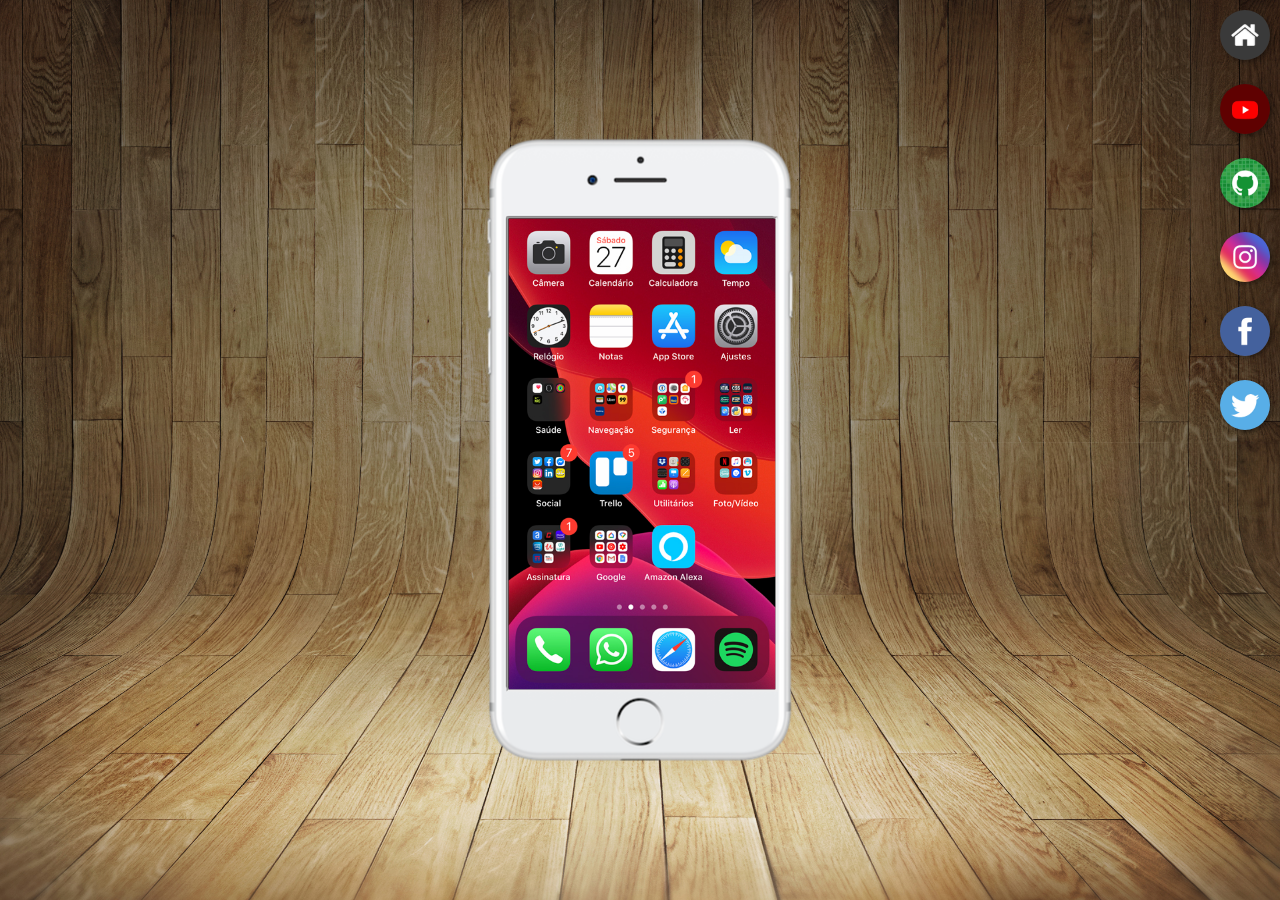
<file: index.html>
<!DOCTYPE html>
<html lang="pt-br">
<head>
    <meta charset="UTF-8">
    <meta name="viewport" content="width=device-width, initial-scale=1.0">
    <link rel="shortcut icon" href="imagens/pacote-d013/favicon.ico" type="image/x-icon">
    <title>Projeto 1</title>
    <link rel="stylesheet" href="estilos/style.css">
</head>
<body>
    <main>
        <section id="telefone">
            <iframe src="home.html" name="tela" id="tela"></iframe>
        </section>
        <section id="redes-sociais">
            <a href="home.html" target="tela"> <img src="imagens/pacote-d013/imagens/logo-home.jpg" alt="home"></a><br>

            <a href="youtube.html" target="tela"><img src="imagens/pacote-d013/imagens/logo-youtube.jpg" alt="Youtube"></a><br>

            <a href="github.html" target="tela"><img src="imagens/pacote-d013/imagens/logo-github.jpg" alt="Github"></a><br>

            <a href="instagram.html" target="tela"><img src="imagens/pacote-d013/imagens/logo-instagram.jpg" alt="Instagram"></a> <br>
            <a href="facebook.html" target="tela"><img src="imagens/pacote-d013/imagens/logo-facebook.jpg" alt="Facebook"></a><br>
            <a href="twitter.html" target="tela"><img src="imagens/pacote-d013/imagens/logo-twitter.jpg" alt="Twitter"></a>
        </section>
    </main>
</body>
</html>
</file>
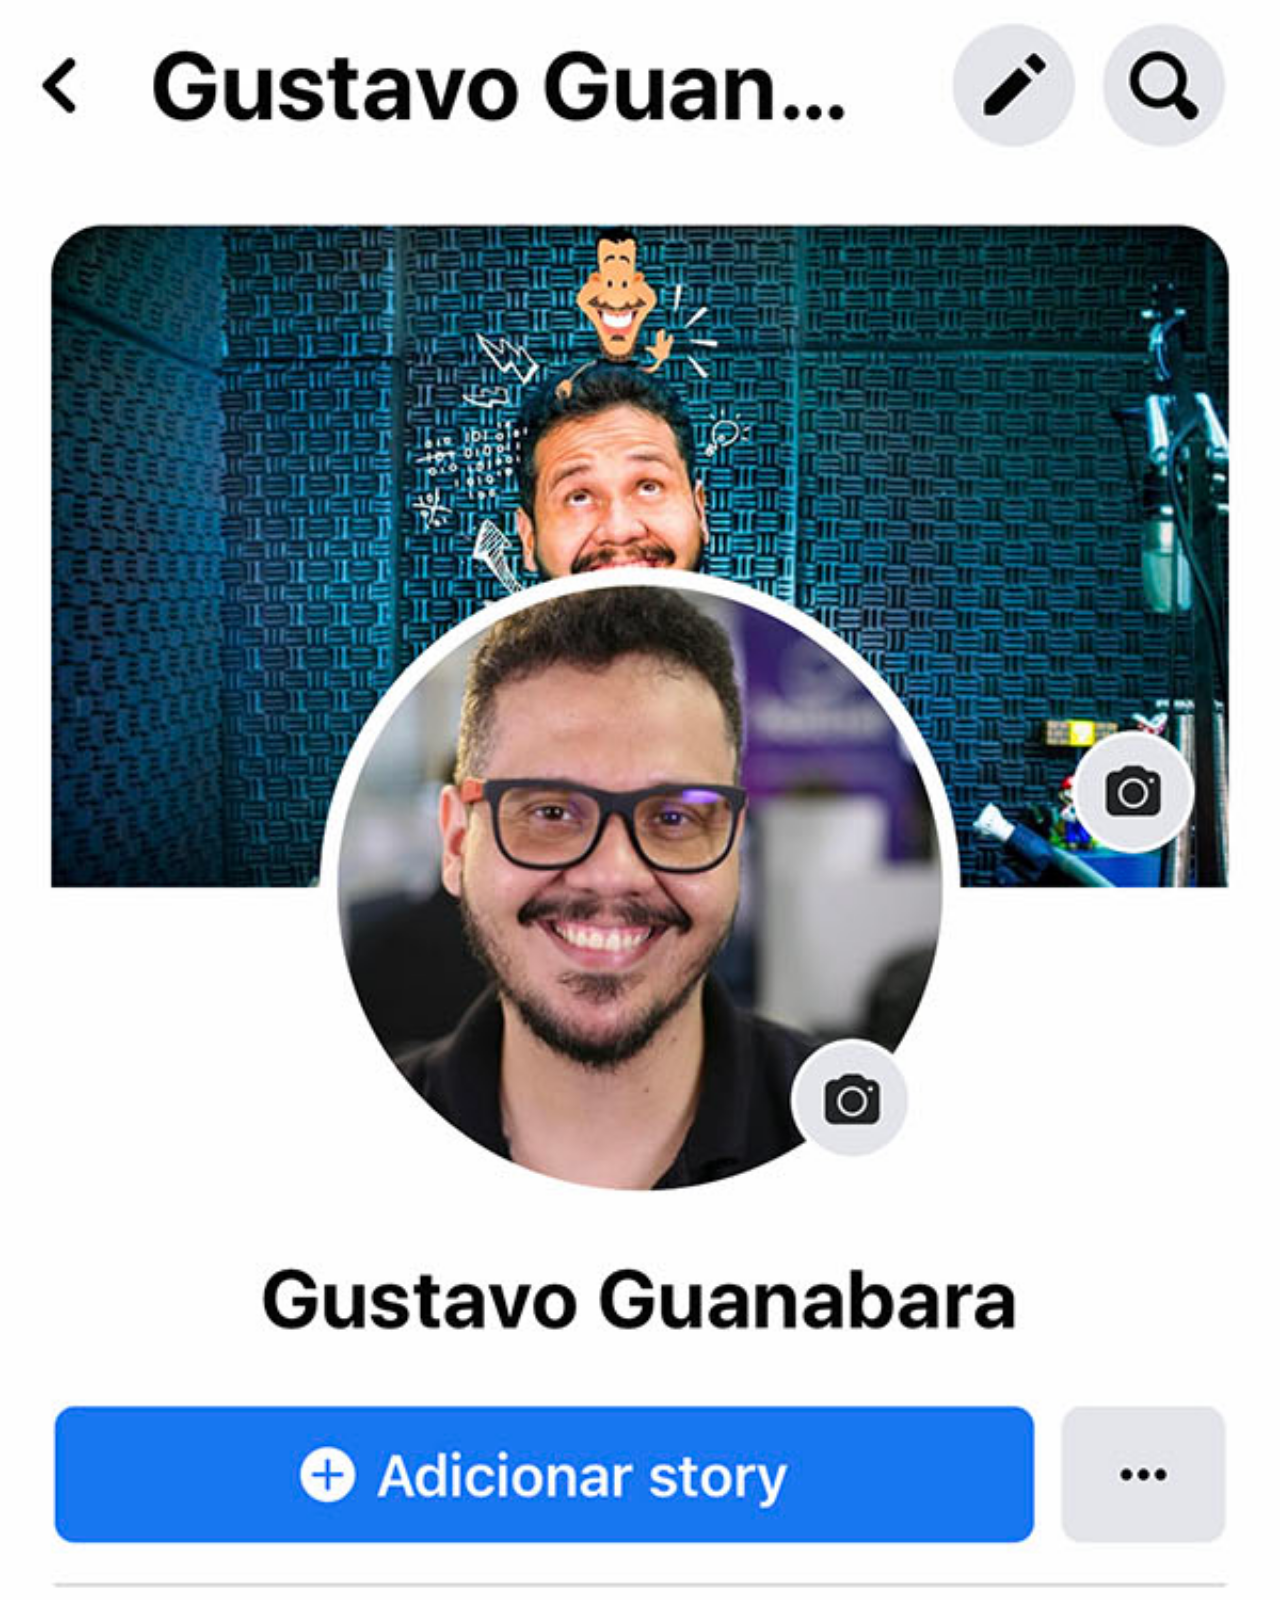
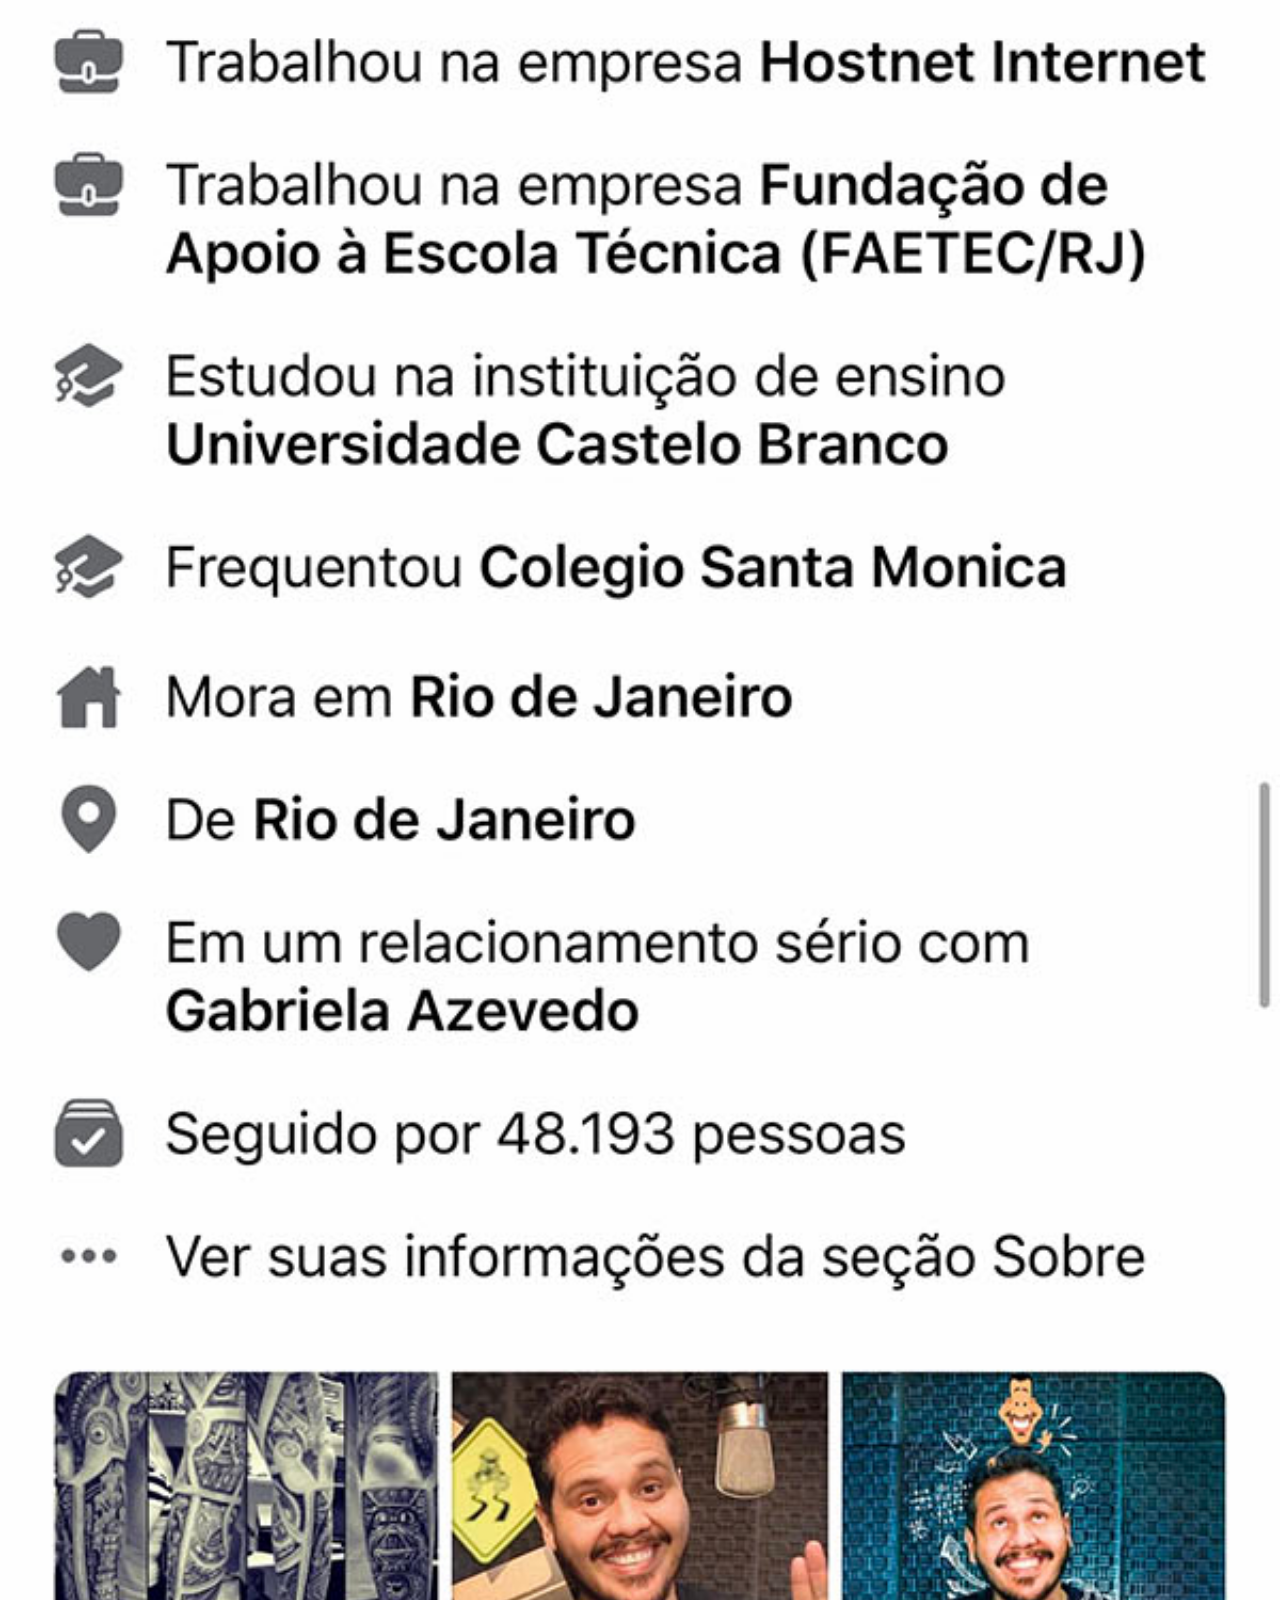
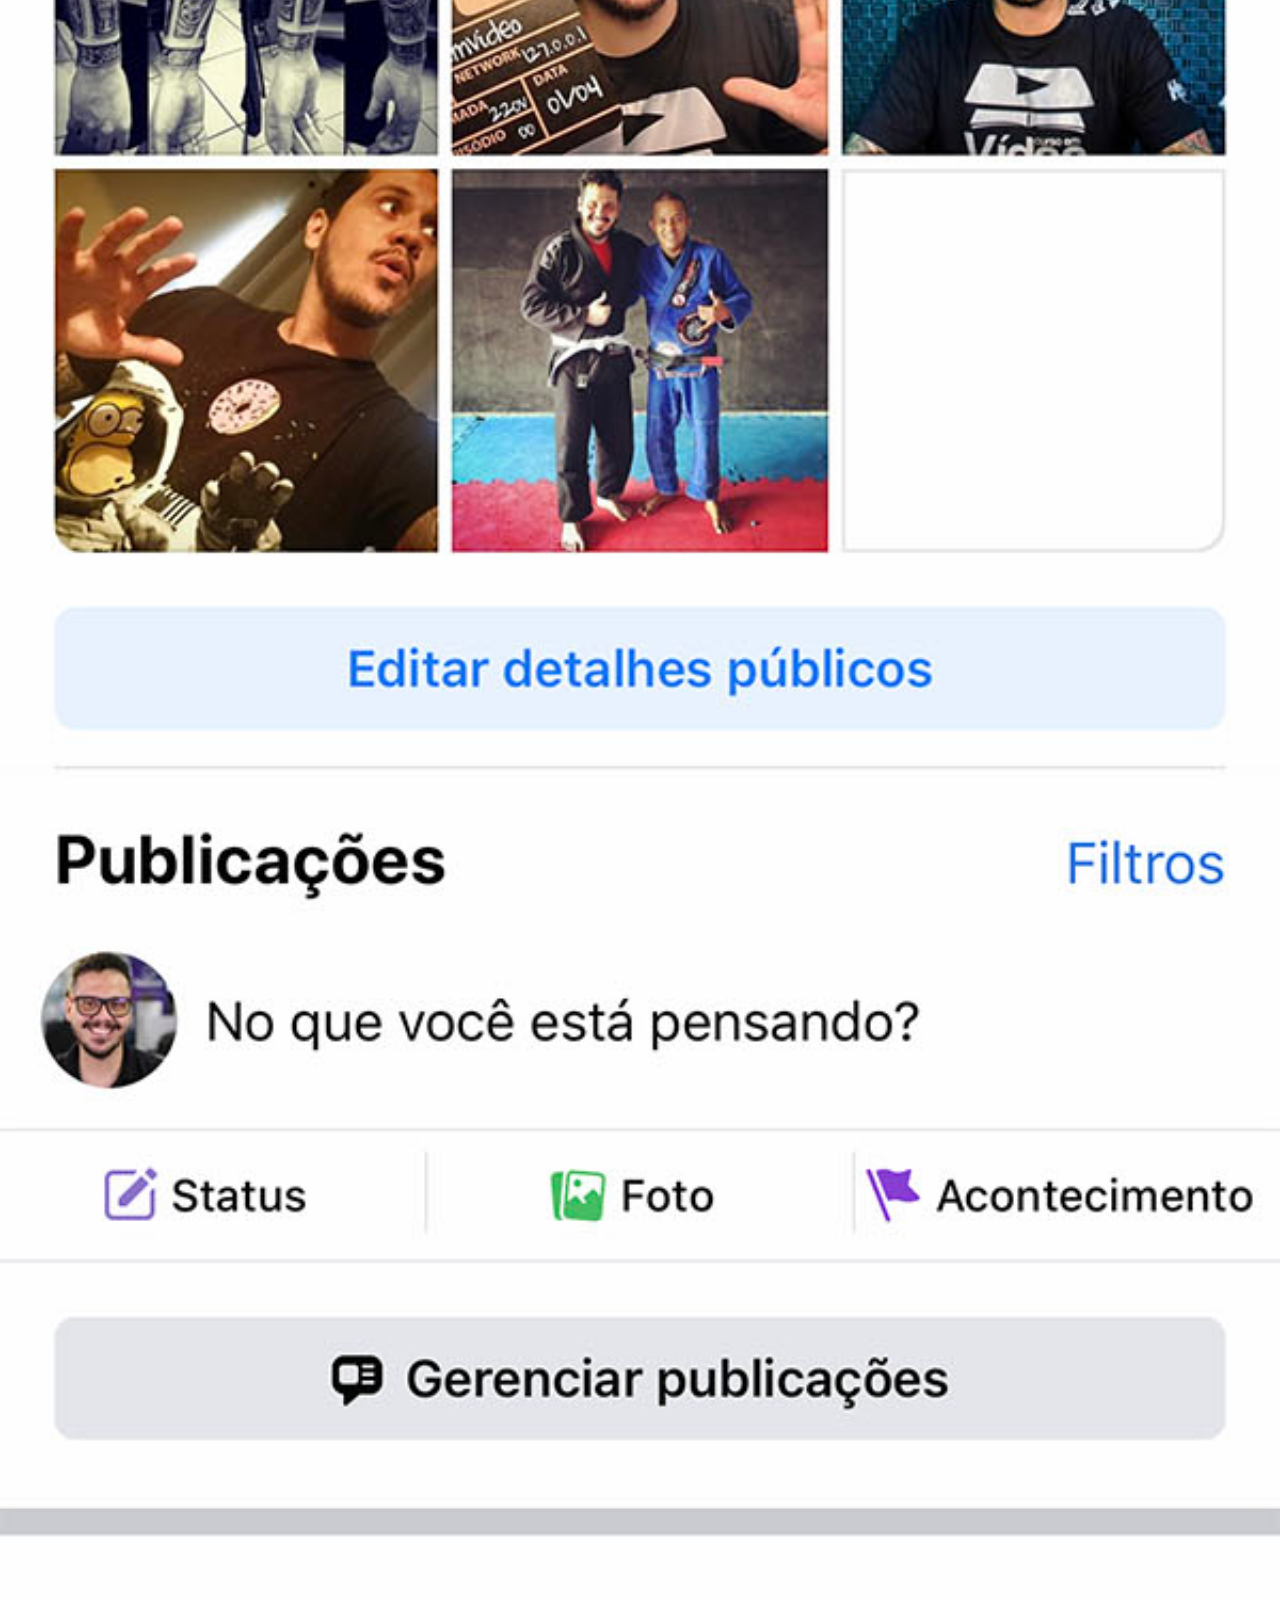
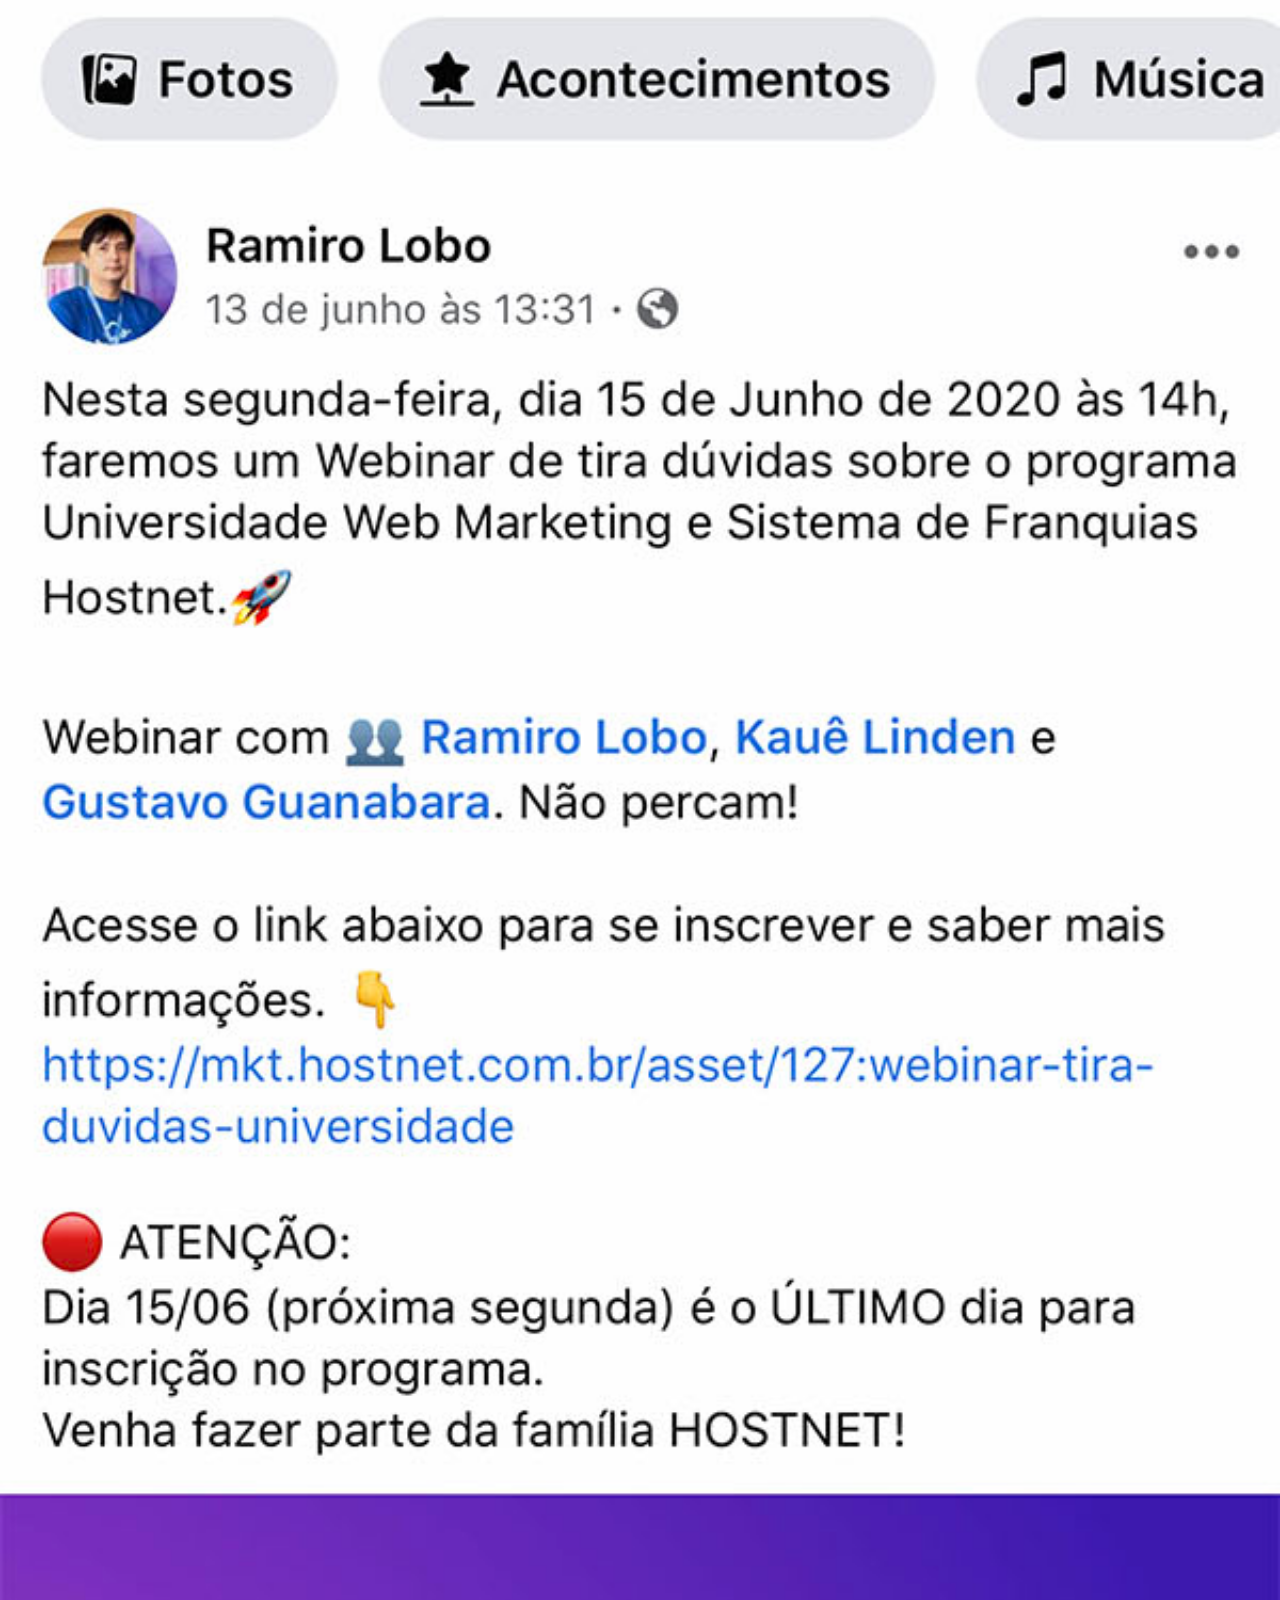
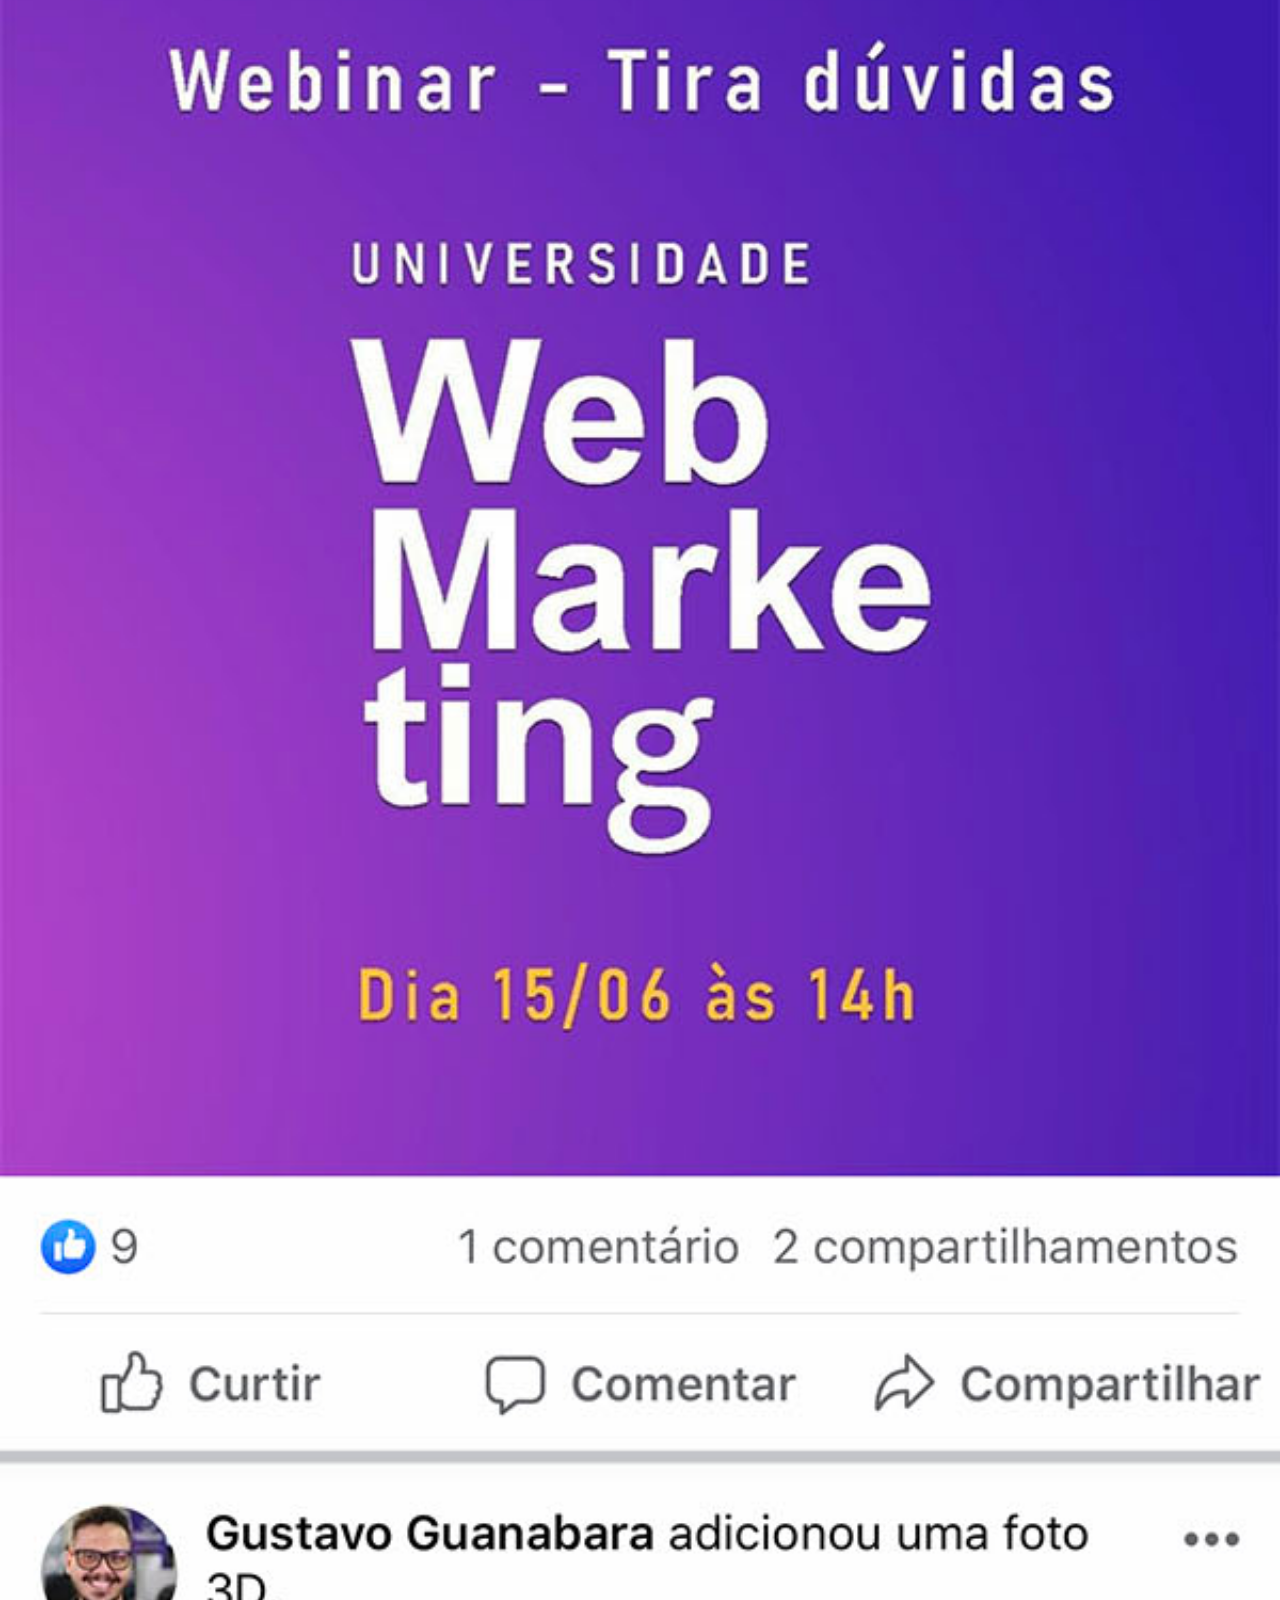
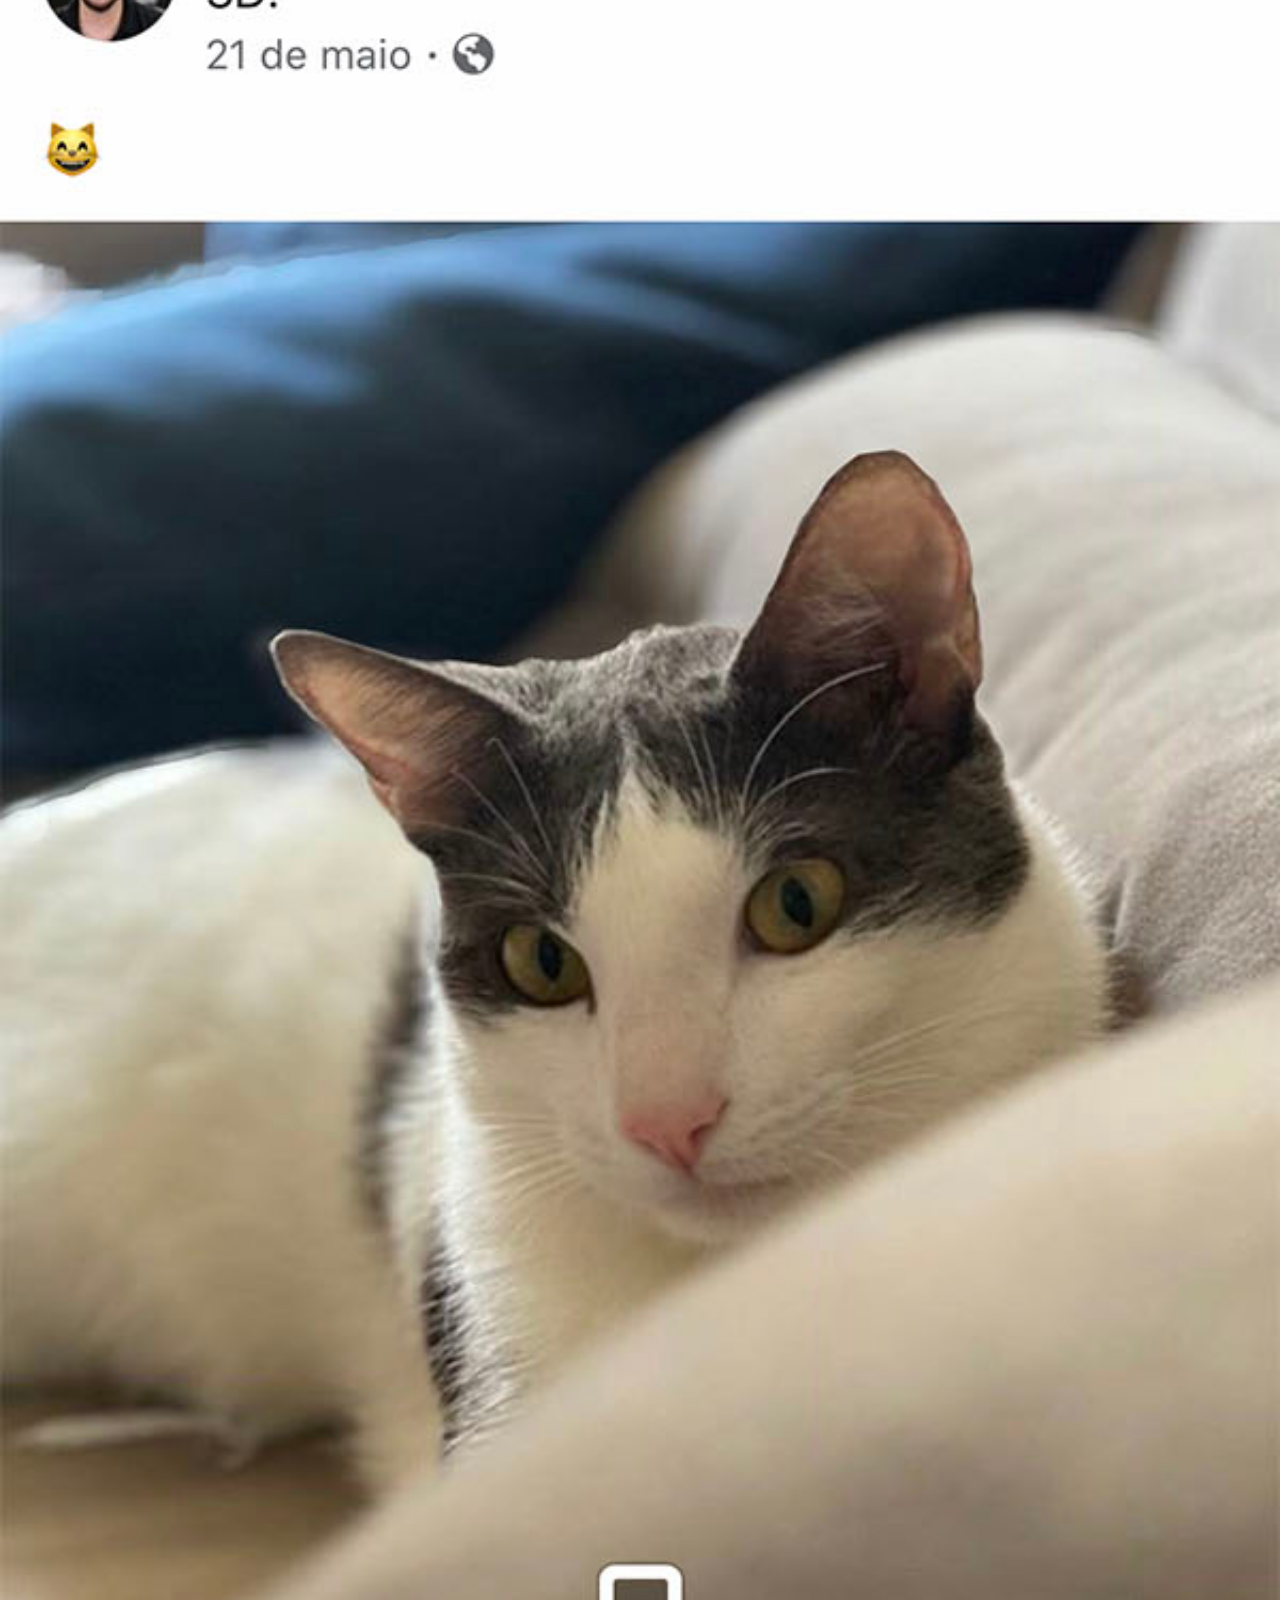
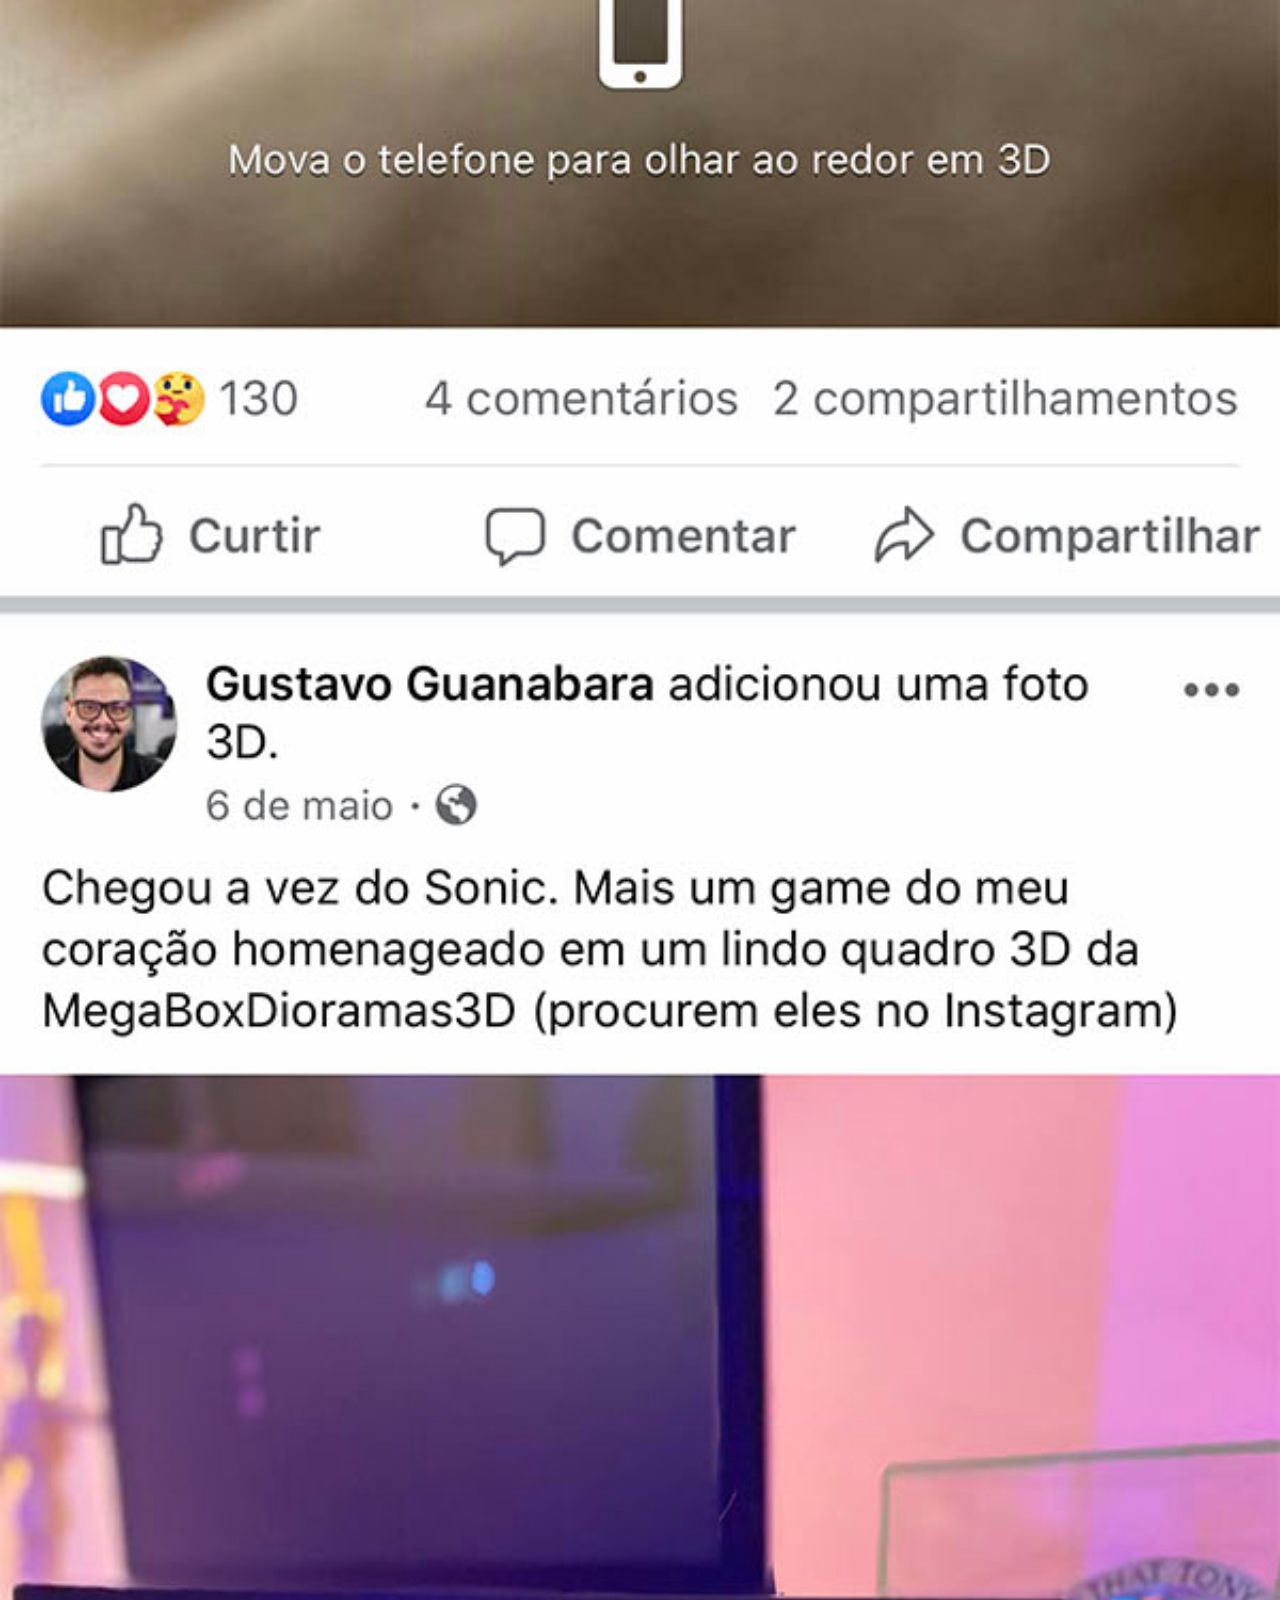
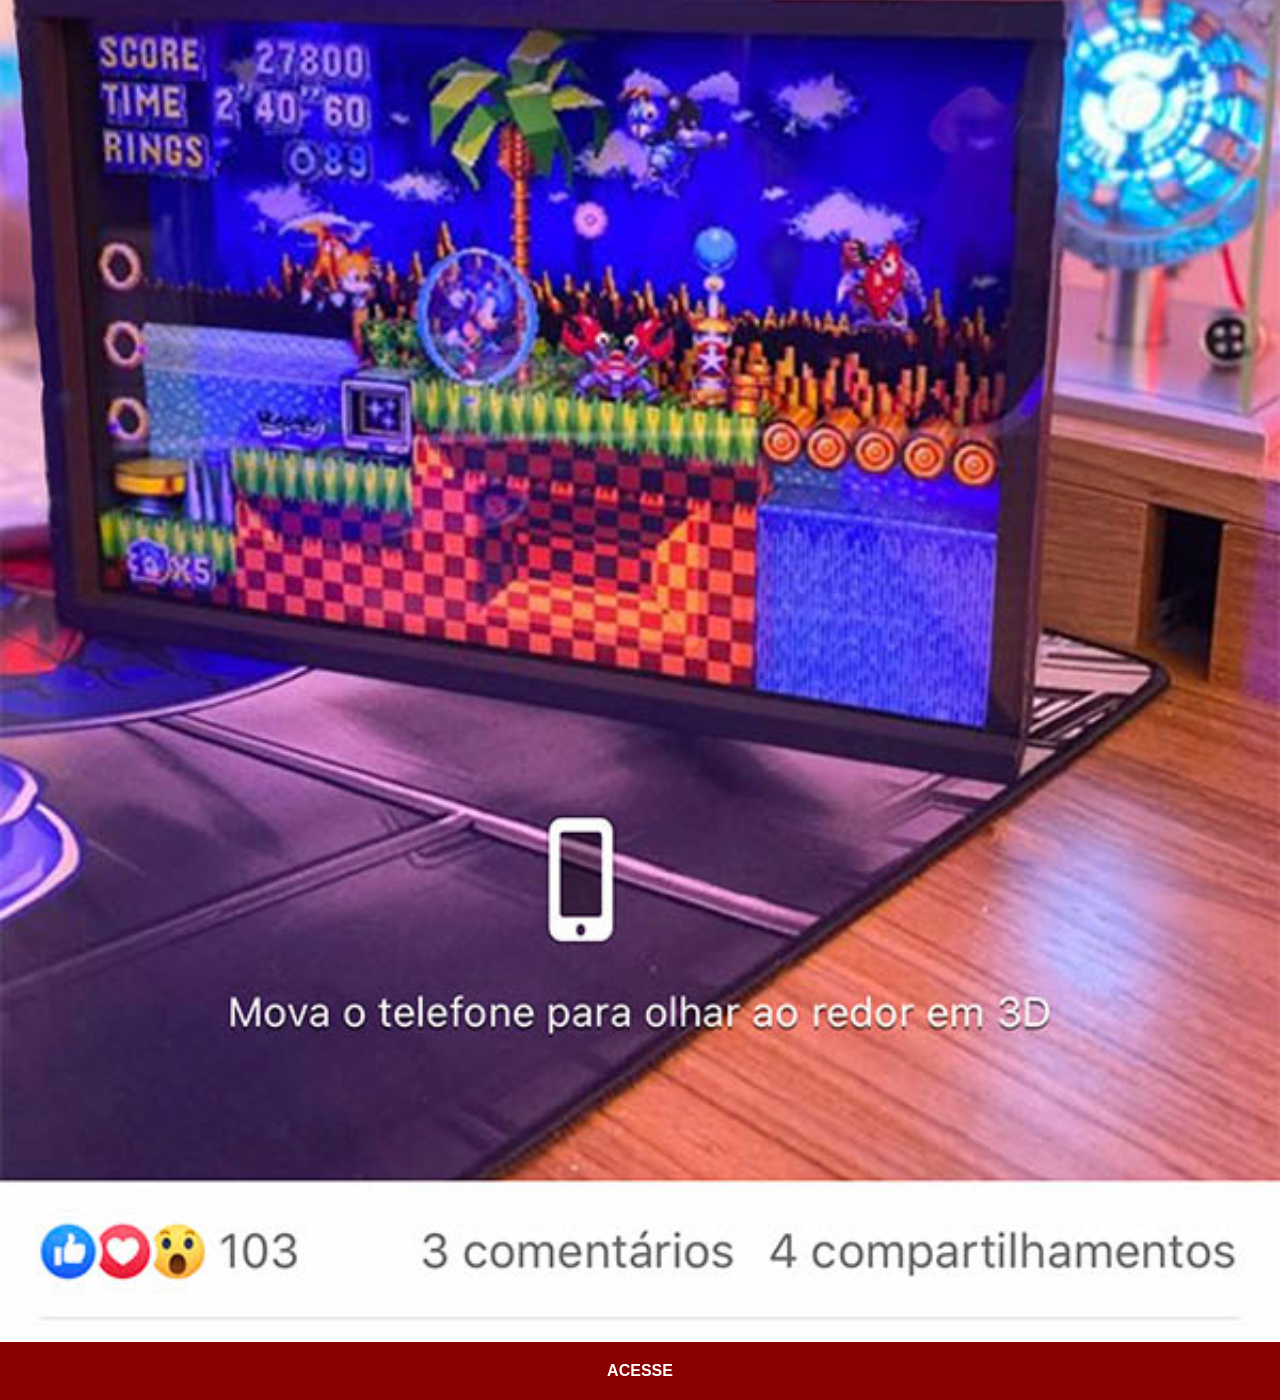
<file: facebook.html>
<!DOCTYPE html>
<html lang="pt-br">
<head>
    <meta charset="UTF-8">
    <meta name="viewport" content="width=device-width, initial-scale=1.0">
    <link rel="stylesheet" href="estilos/socialstyle.css">
    <title>Facebook</title>
</head>
<body>
    <img src="imagens/pacote-d013/imagens/tela-facebook.jpg" alt="">
    <a href="https://www.facebook.com/gustavoguanabara/?locale=pt_BR" target="_blank">ACESSE</a>
</body>
</html>
</file>
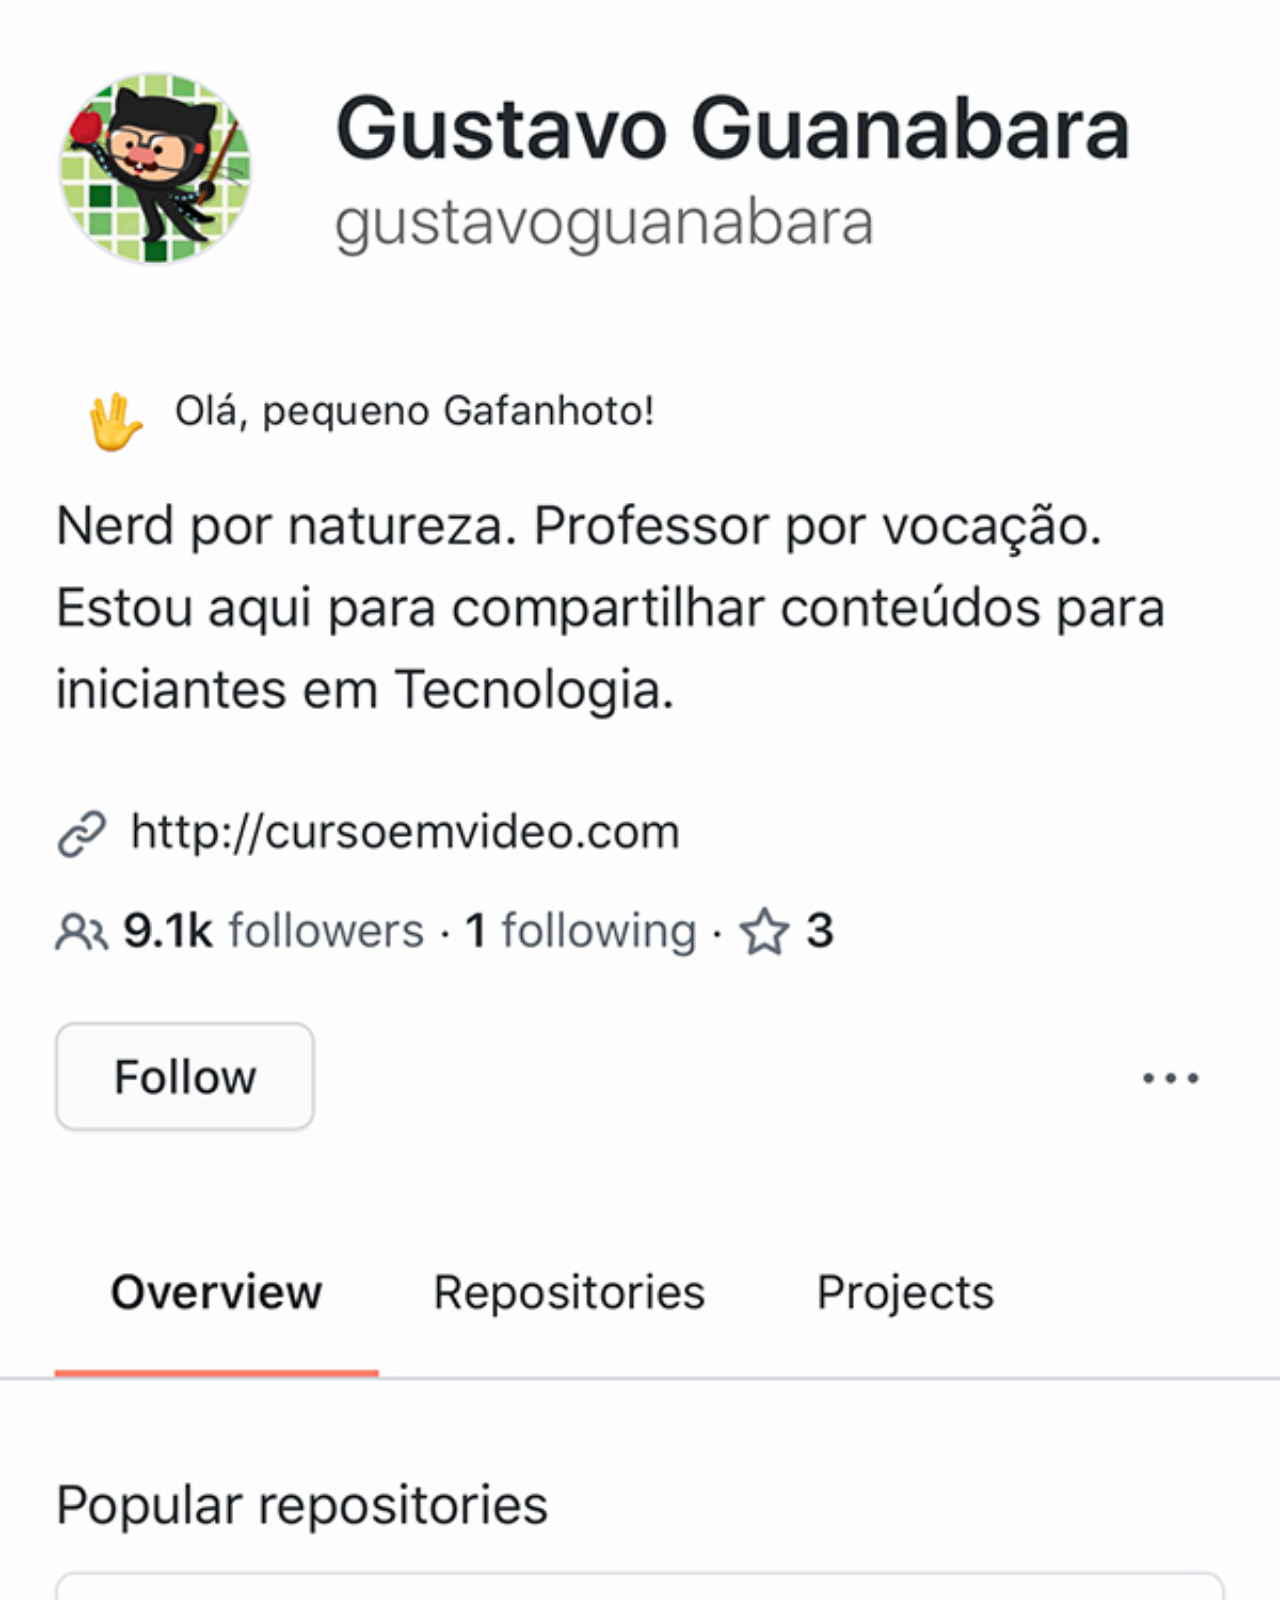
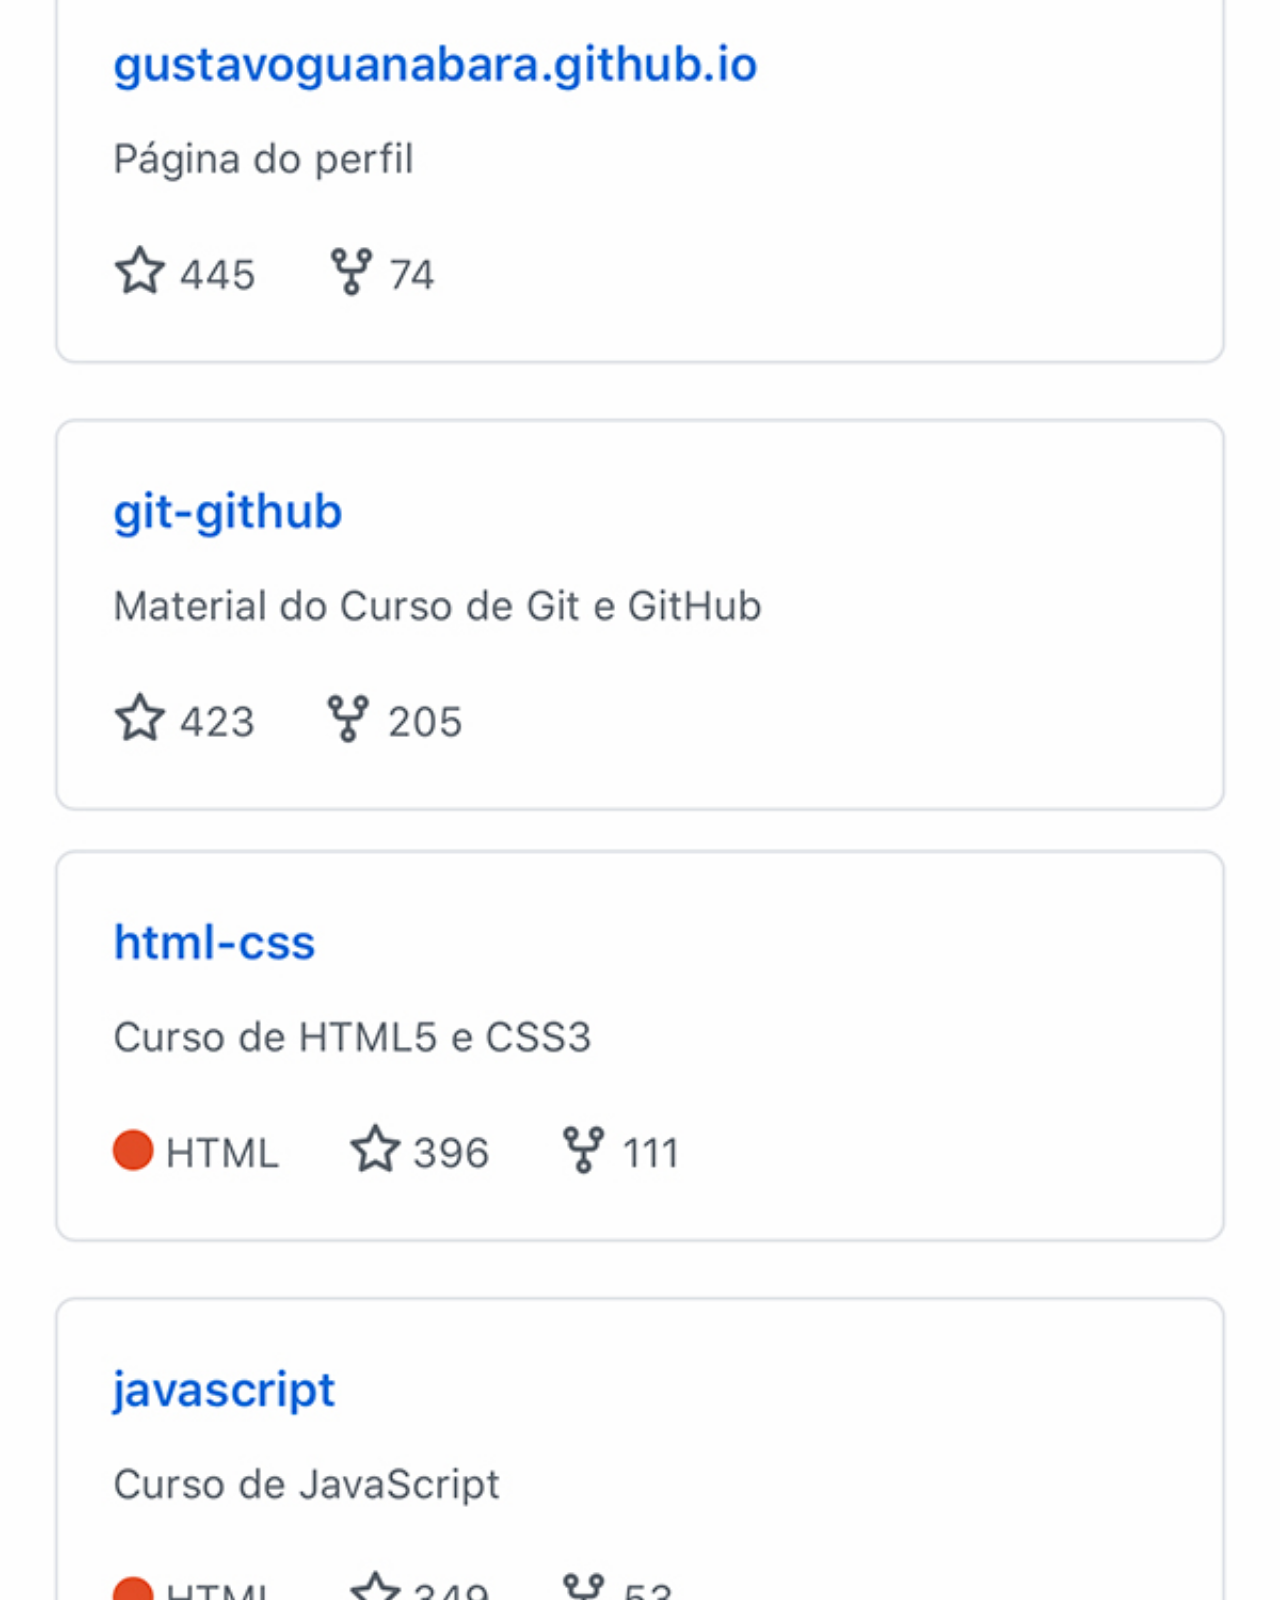
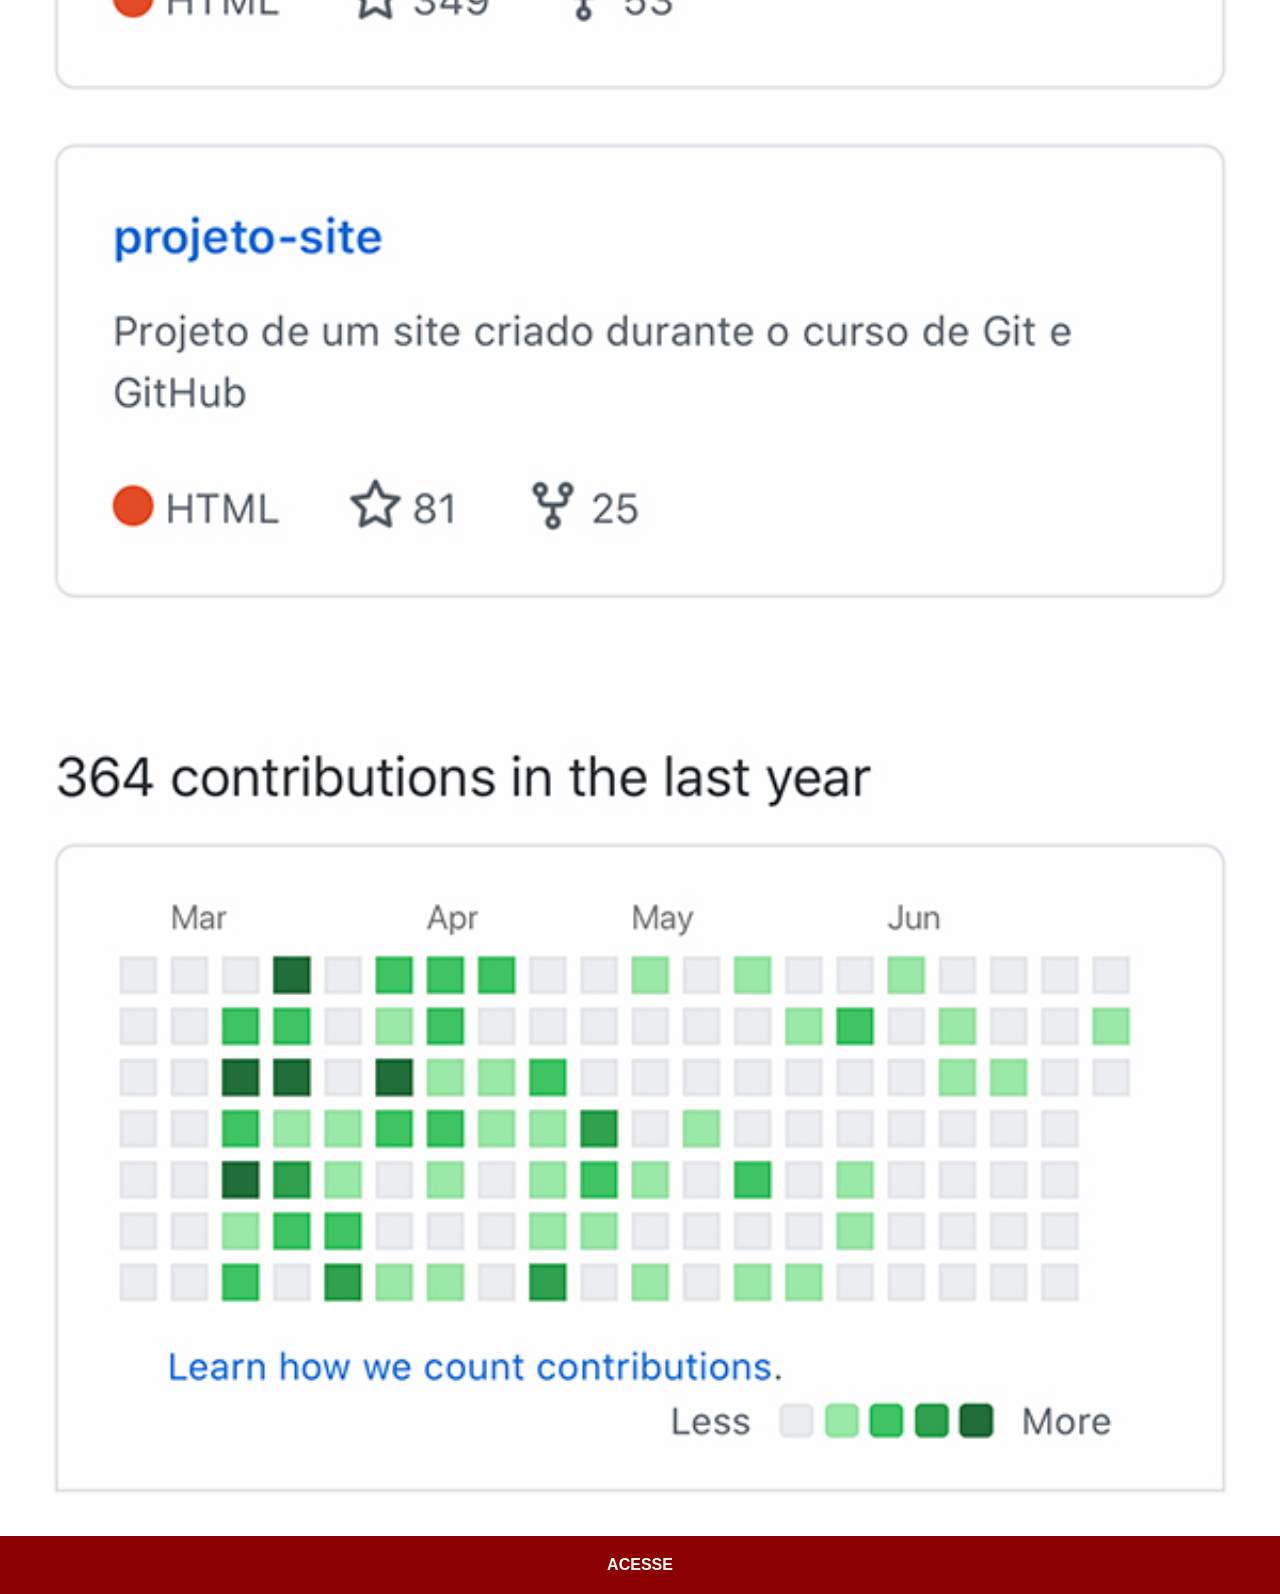
<file: github.html>
<!DOCTYPE html>
<html lang="pt-br">
<head>
    <meta charset="UTF-8">
    <meta name="viewport" content="width=device-width, initial-scale=1.0">
    <title>Github</title>
    <link rel="stylesheet" href="estilos/socialstyle.css">
</head>
<body>
    <img src="imagens/pacote-d013/imagens/tela-github.jpg" alt="">
    <a href="https://github.com/gustavoguanabara" target="_blank">ACESSE</a>
</body>
</html>
</file>
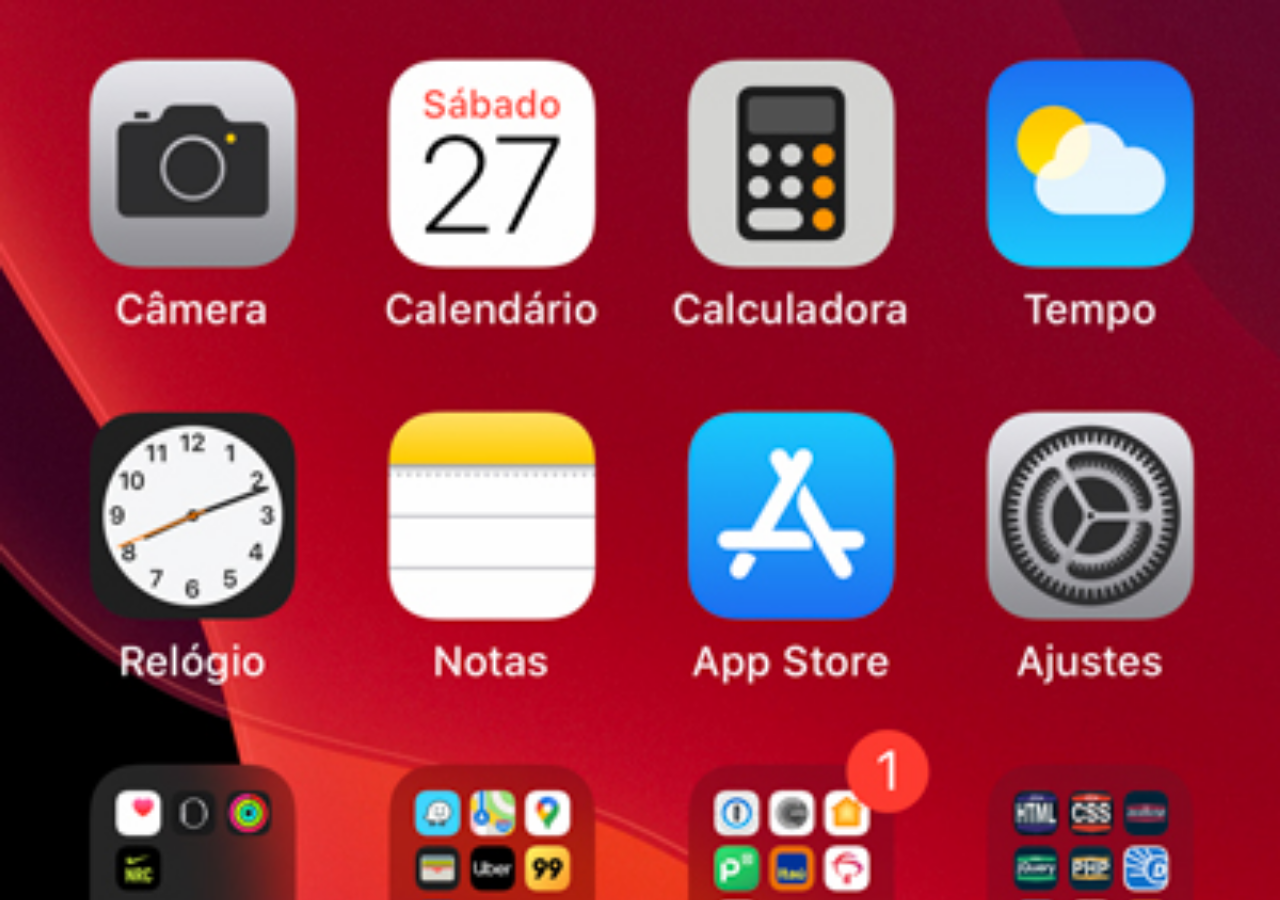
<file: home.html>
<!DOCTYPE html>
<html lang="pt-br">
<head>
    <meta charset="UTF-8">
    <meta name="viewport" content="width=device-width, initial-scale=1.0">
    <title>Home</title>
    <style>
        *{
            margin: 0px;
            padding: 0px;
        }
        body{
            height: 100vh;
            width: 100vw;
            background: black url(imagens/pacote-d013/imagens/tela-home.jpg) no-repeat top center ;
            background-size: cover;
        }
    </style>
</head>
<body>
    
</body>
</html>
</file>
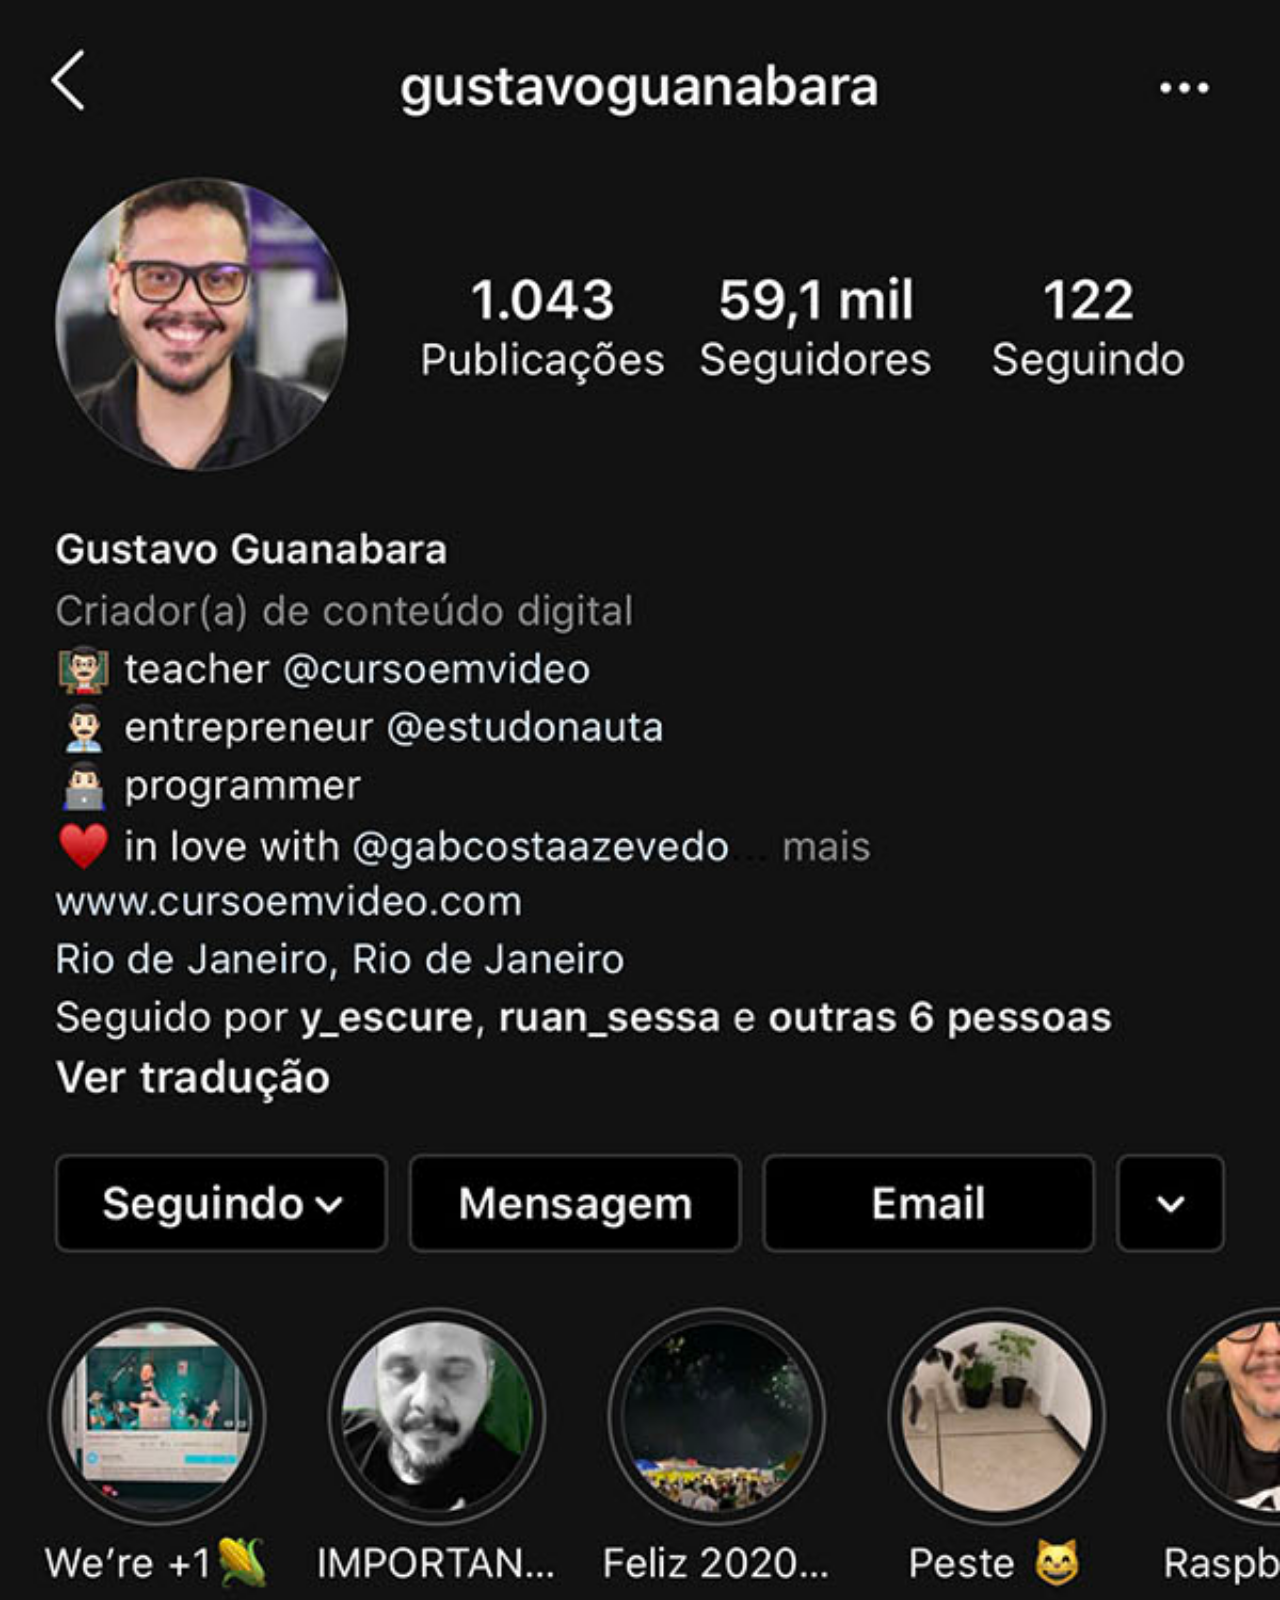
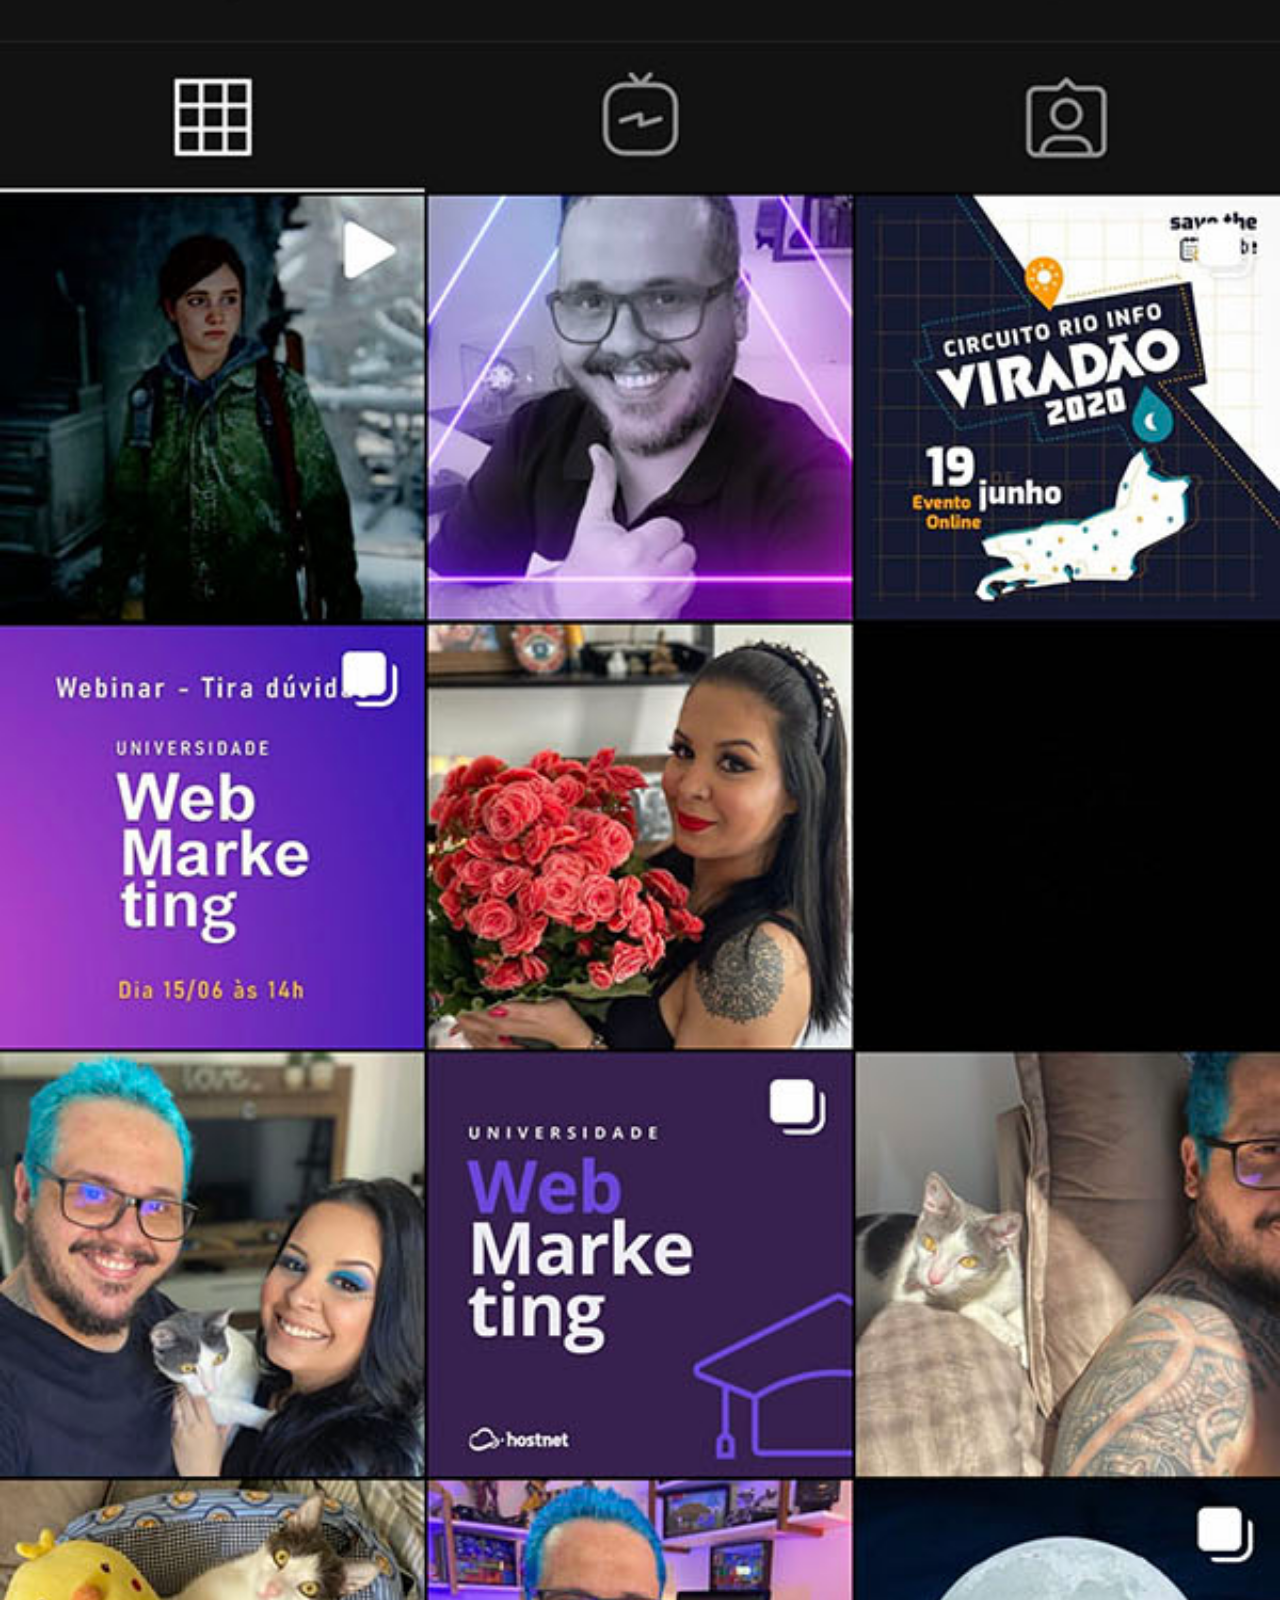
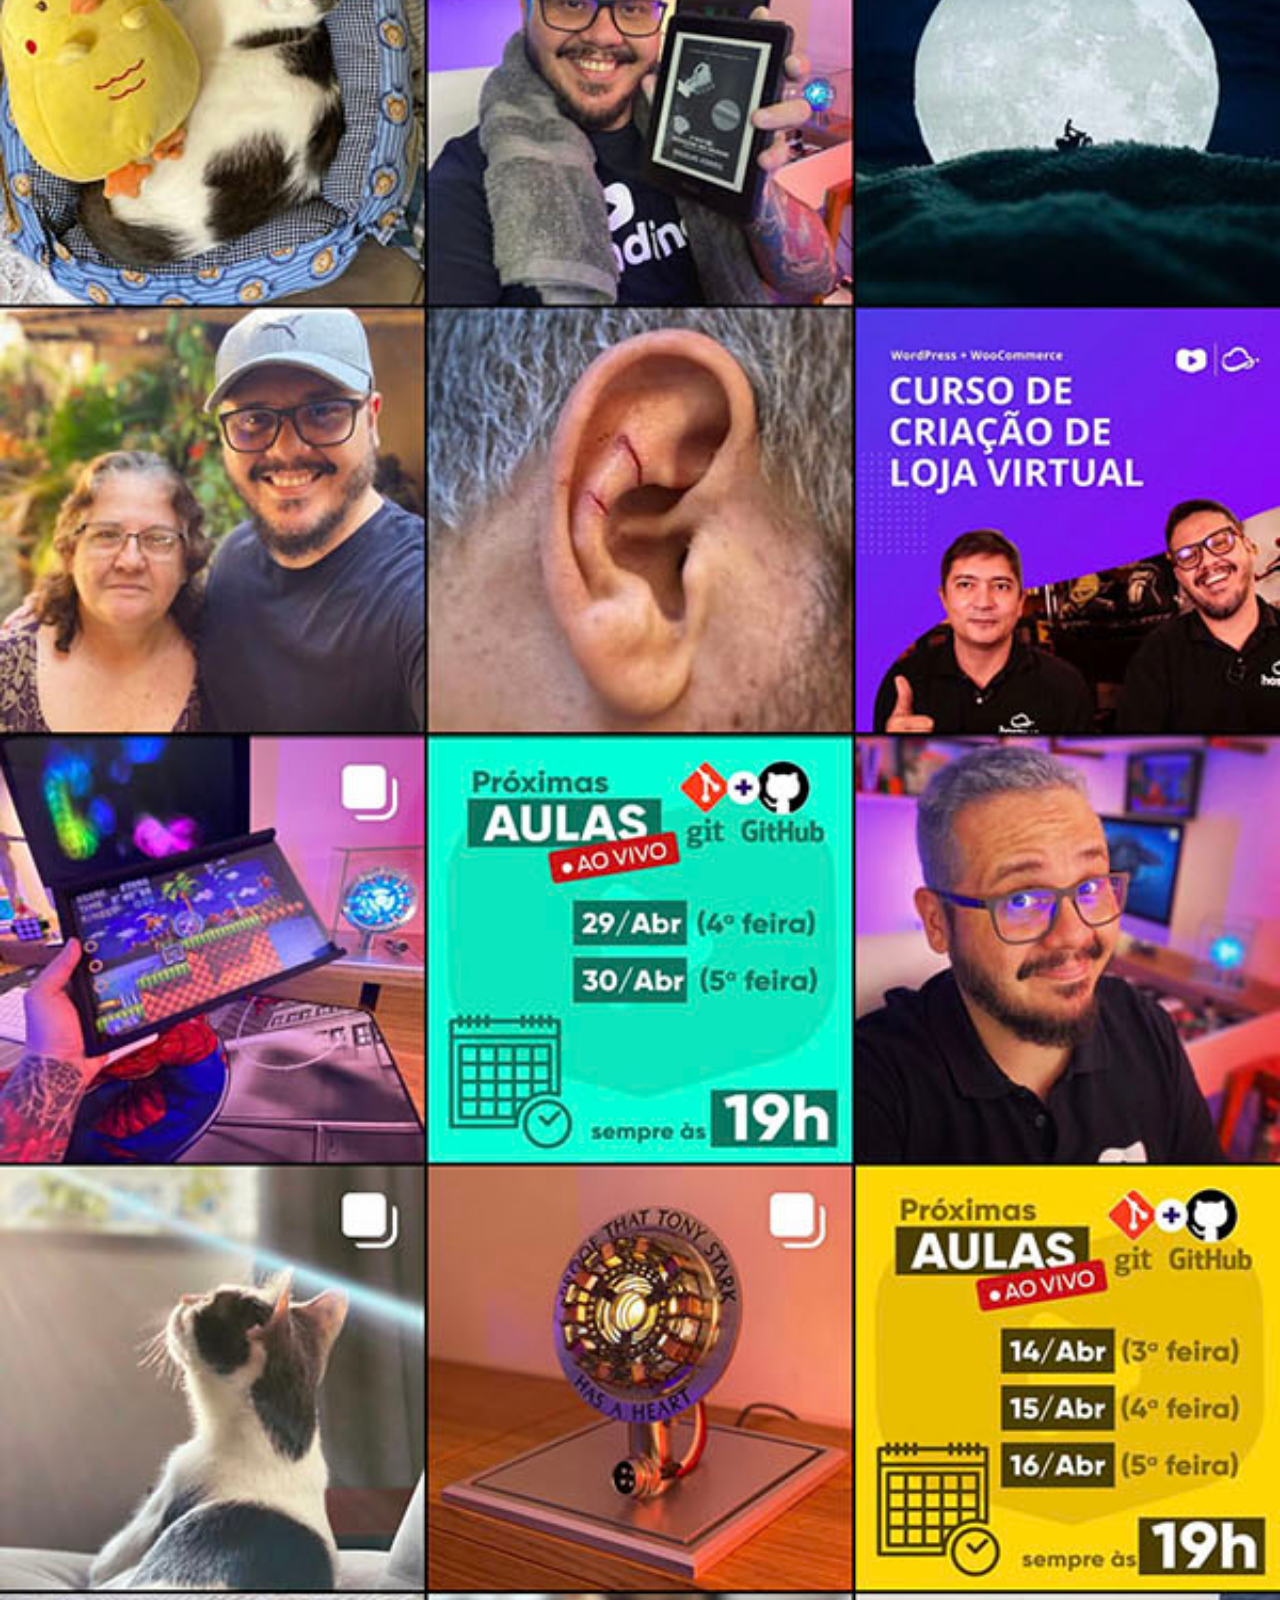
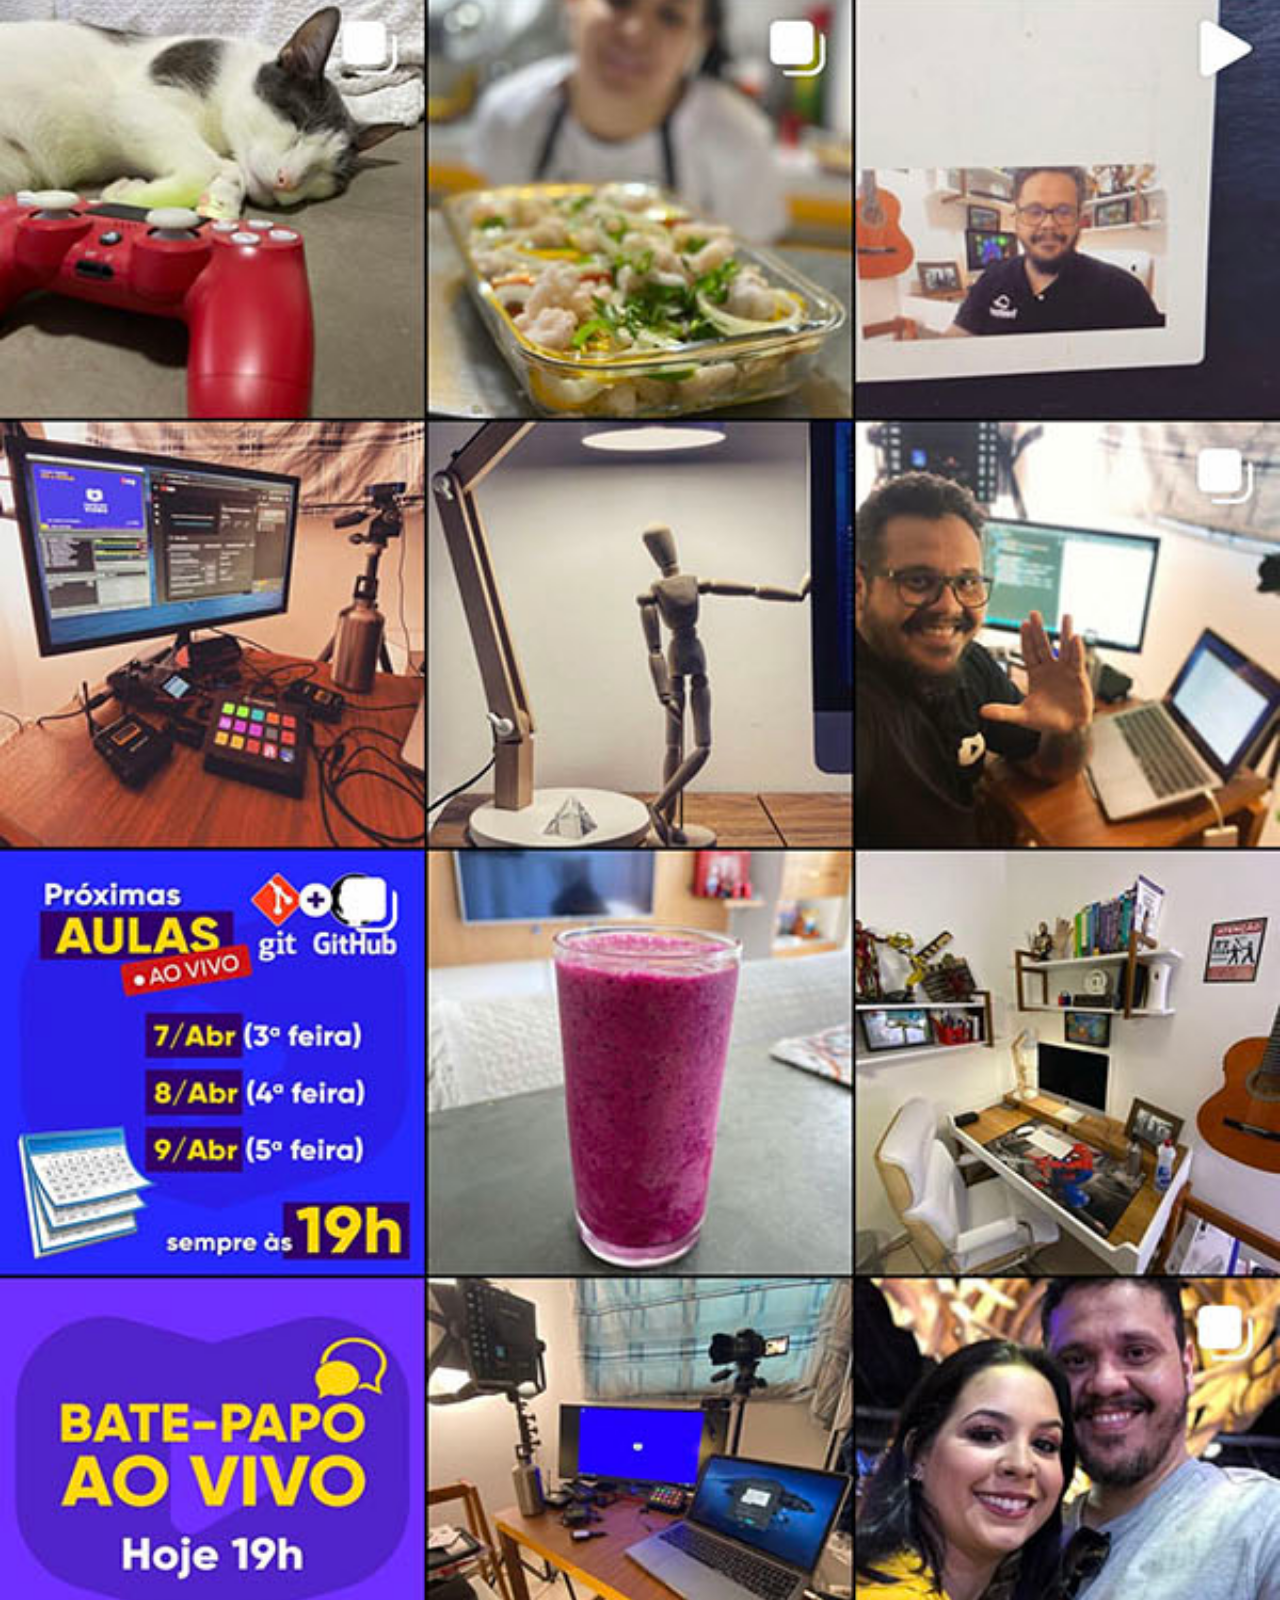
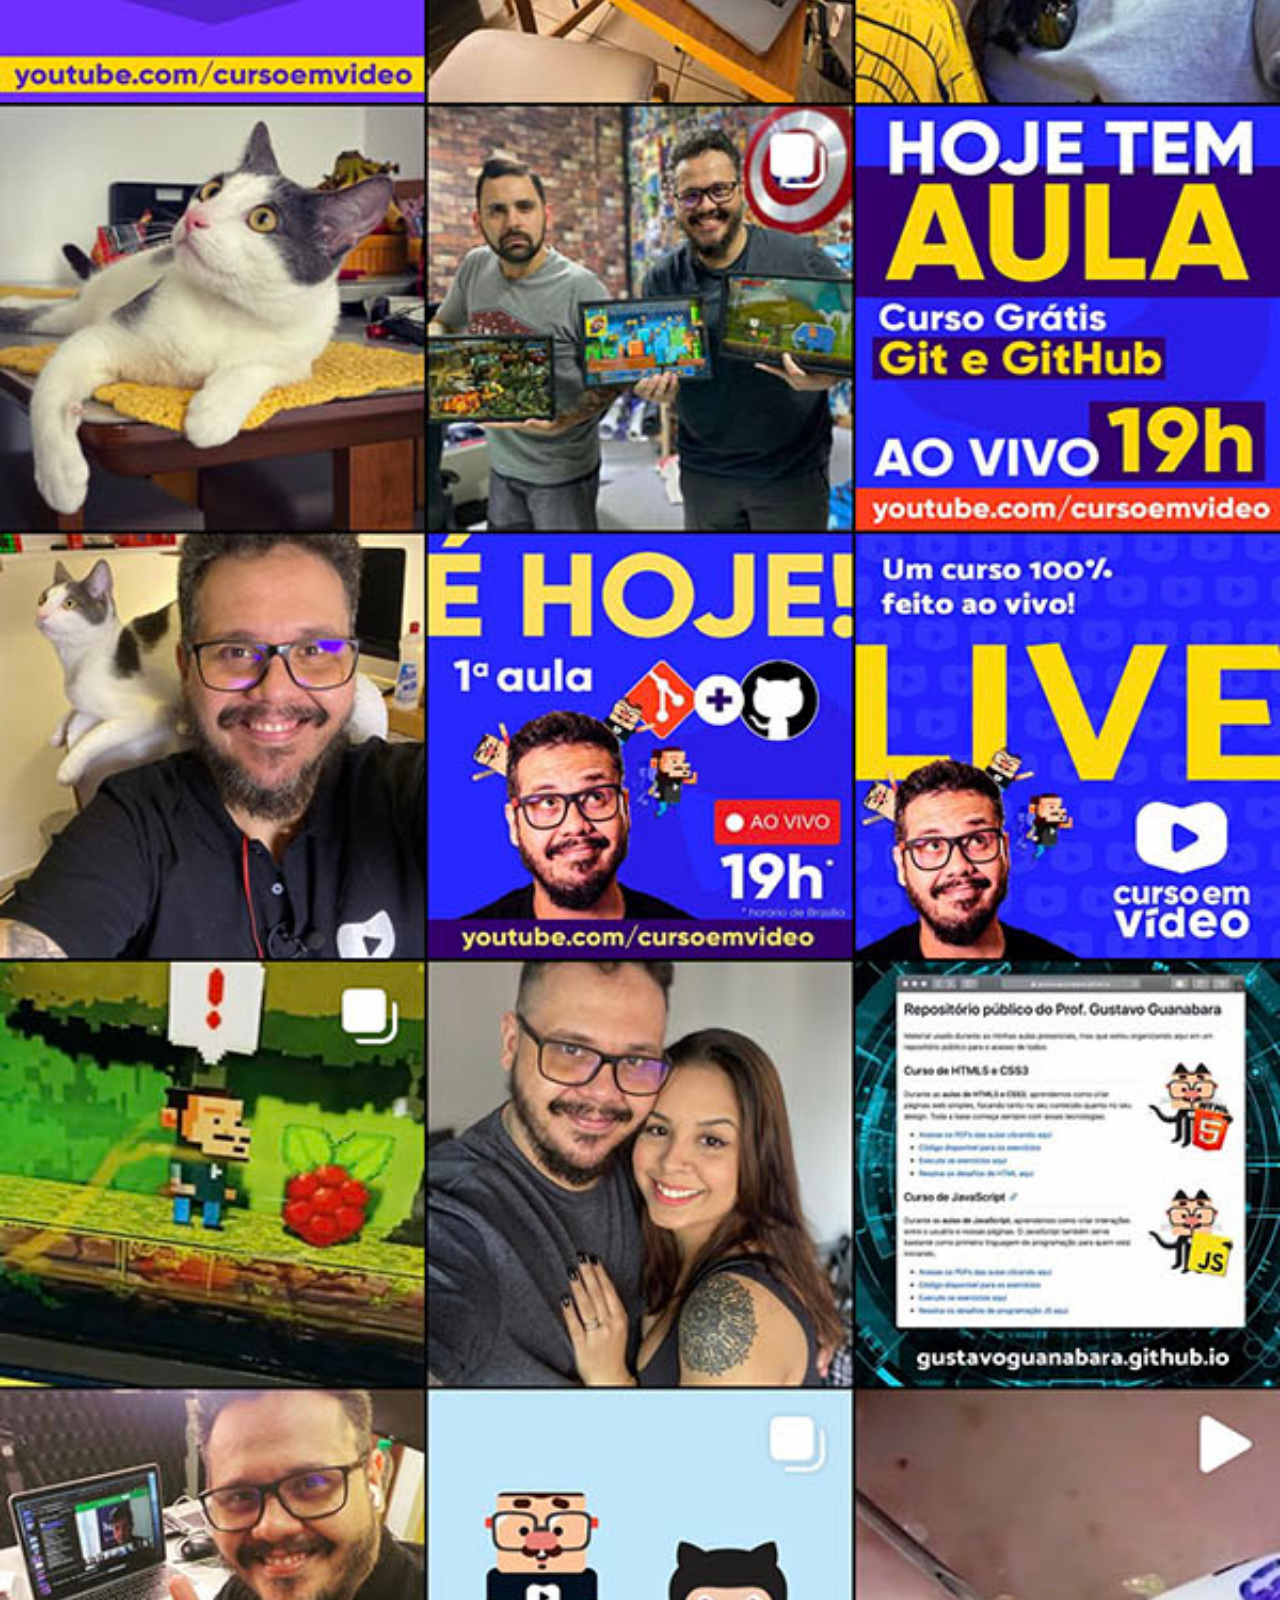
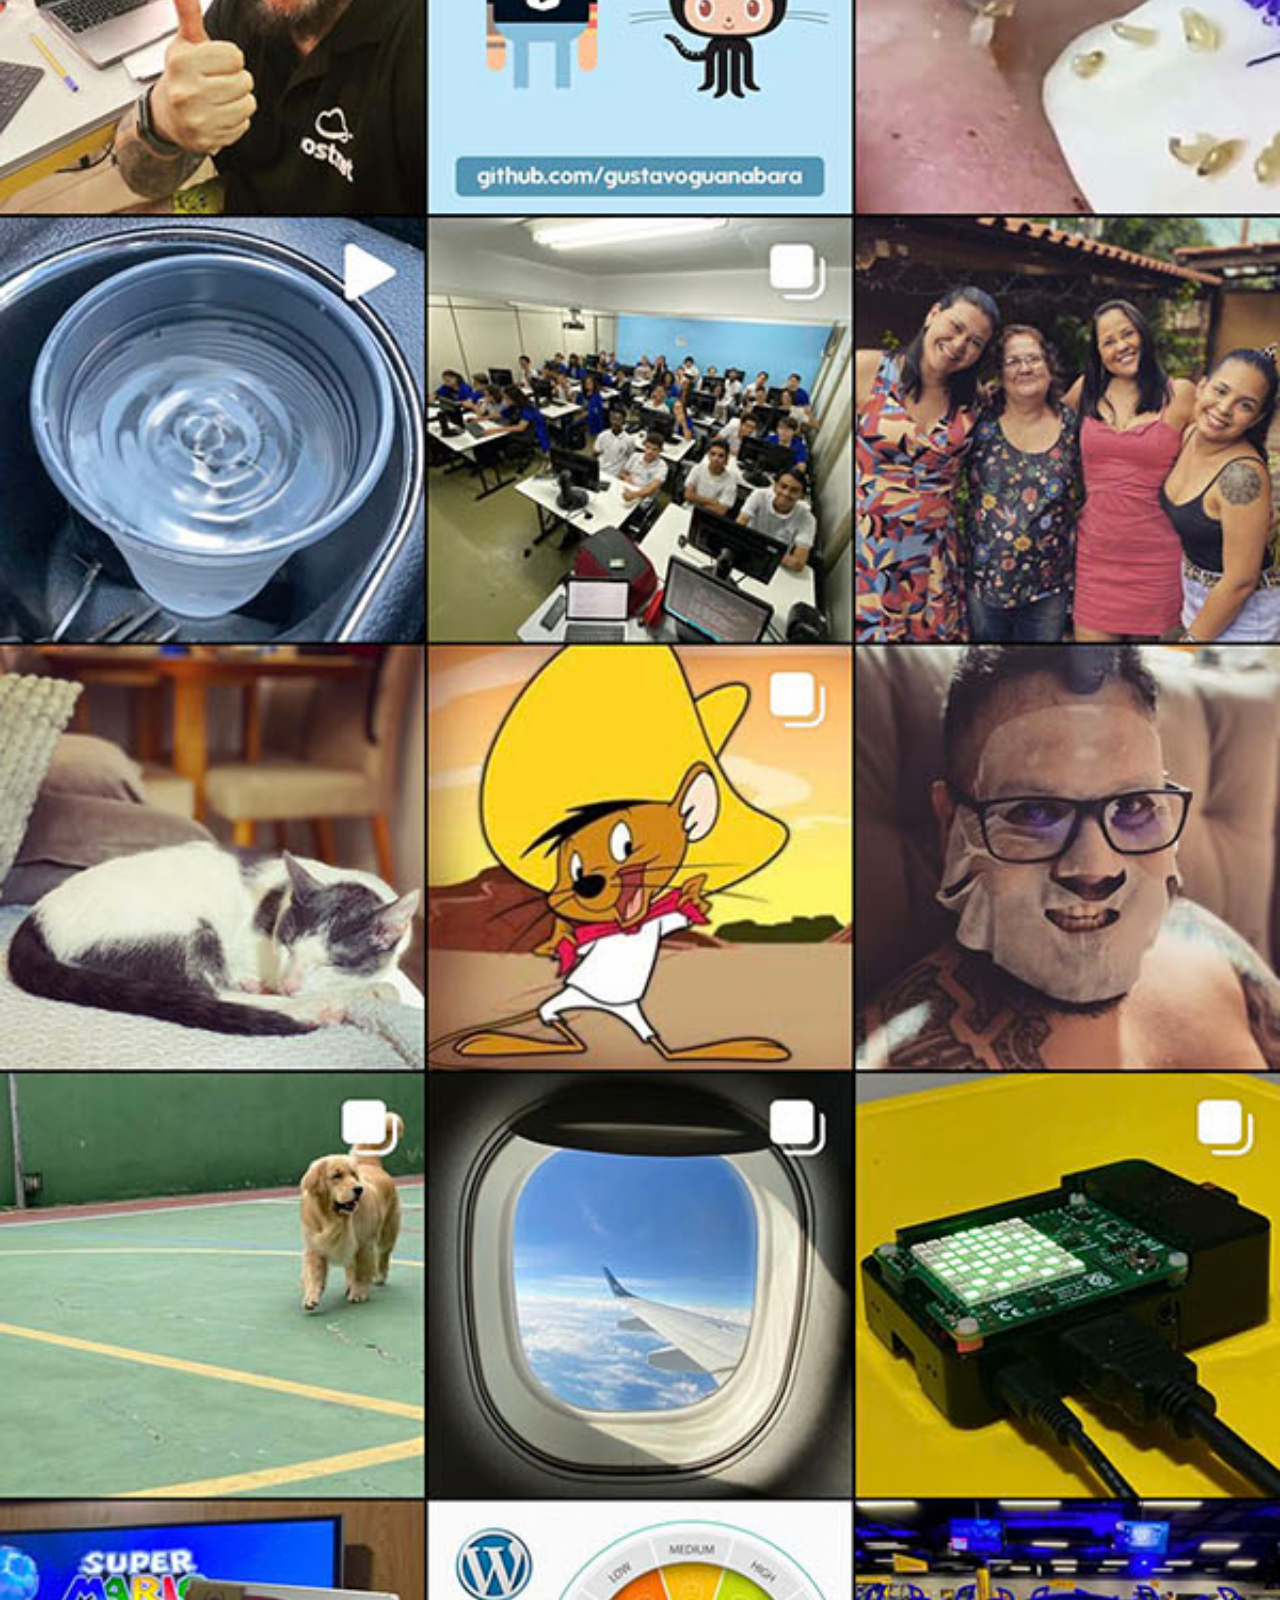
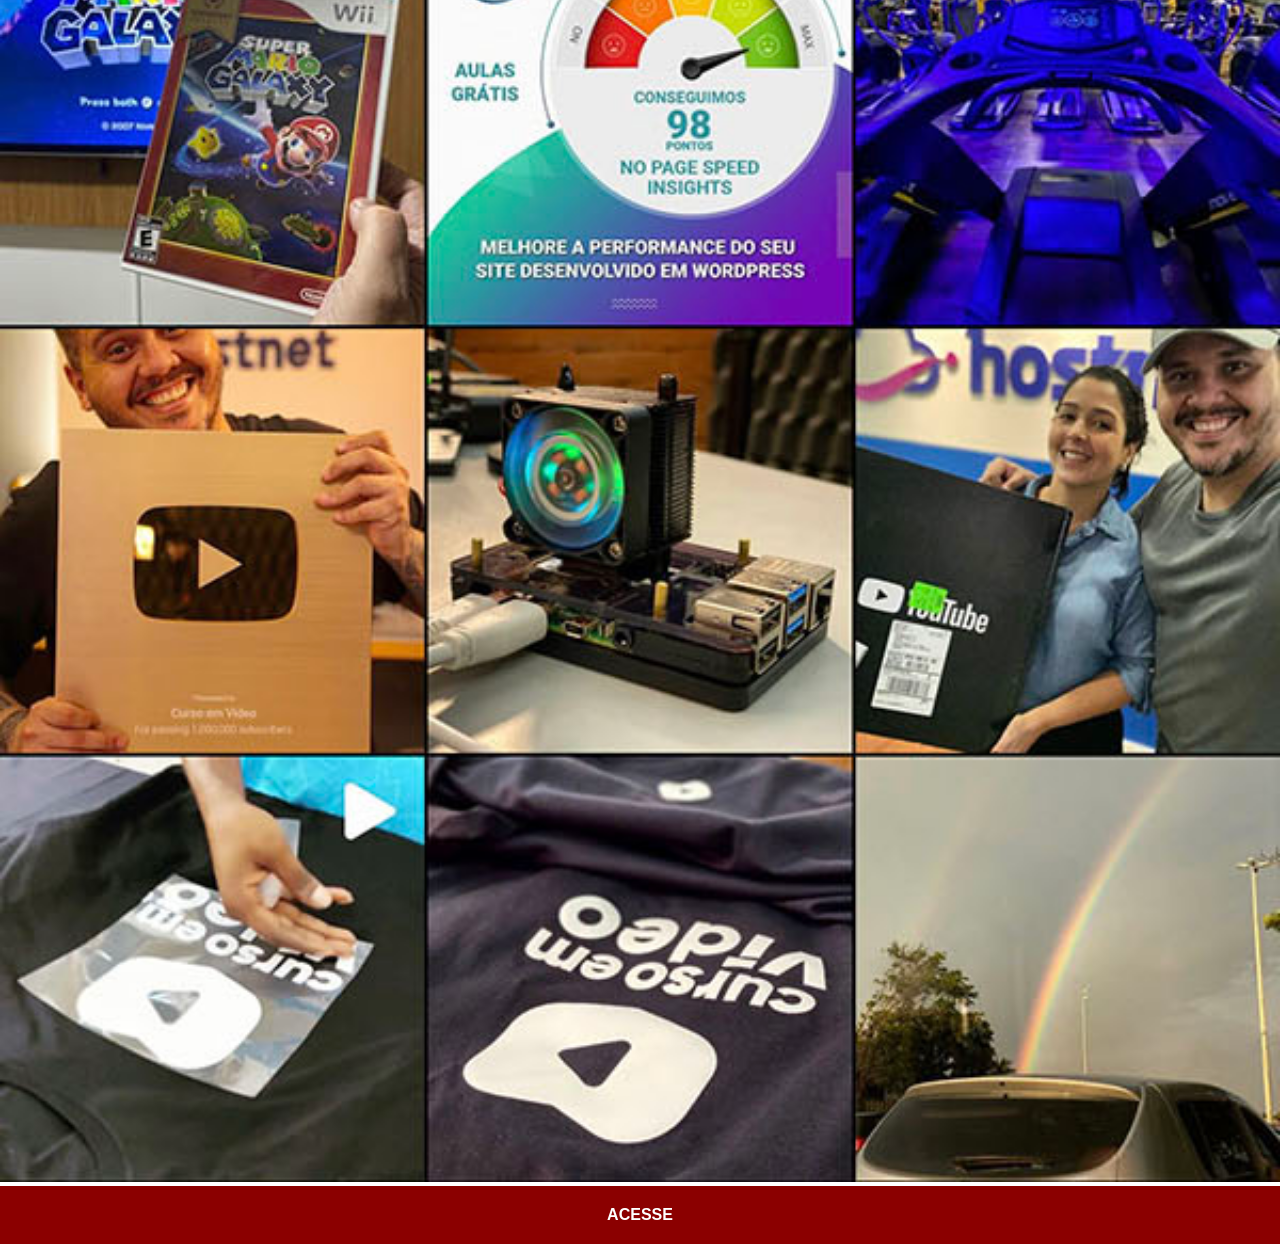
<file: instagram.html>
<!DOCTYPE html>
<html lang="pt-br">
<head>
    <meta charset="UTF-8">
    <meta name="viewport" content="width=device-width, initial-scale=1.0">
    <title>Instagram</title>
    <link rel="stylesheet" href="estilos/socialstyle.css">
</head>
<body>
    <img src="imagens/pacote-d013/imagens/tela-instagram.jpg" alt="">
    <a href="https://www.instagram.com/gustavoguanabara/" target="_blank">ACESSE</a>
</body>
</html>
</file>
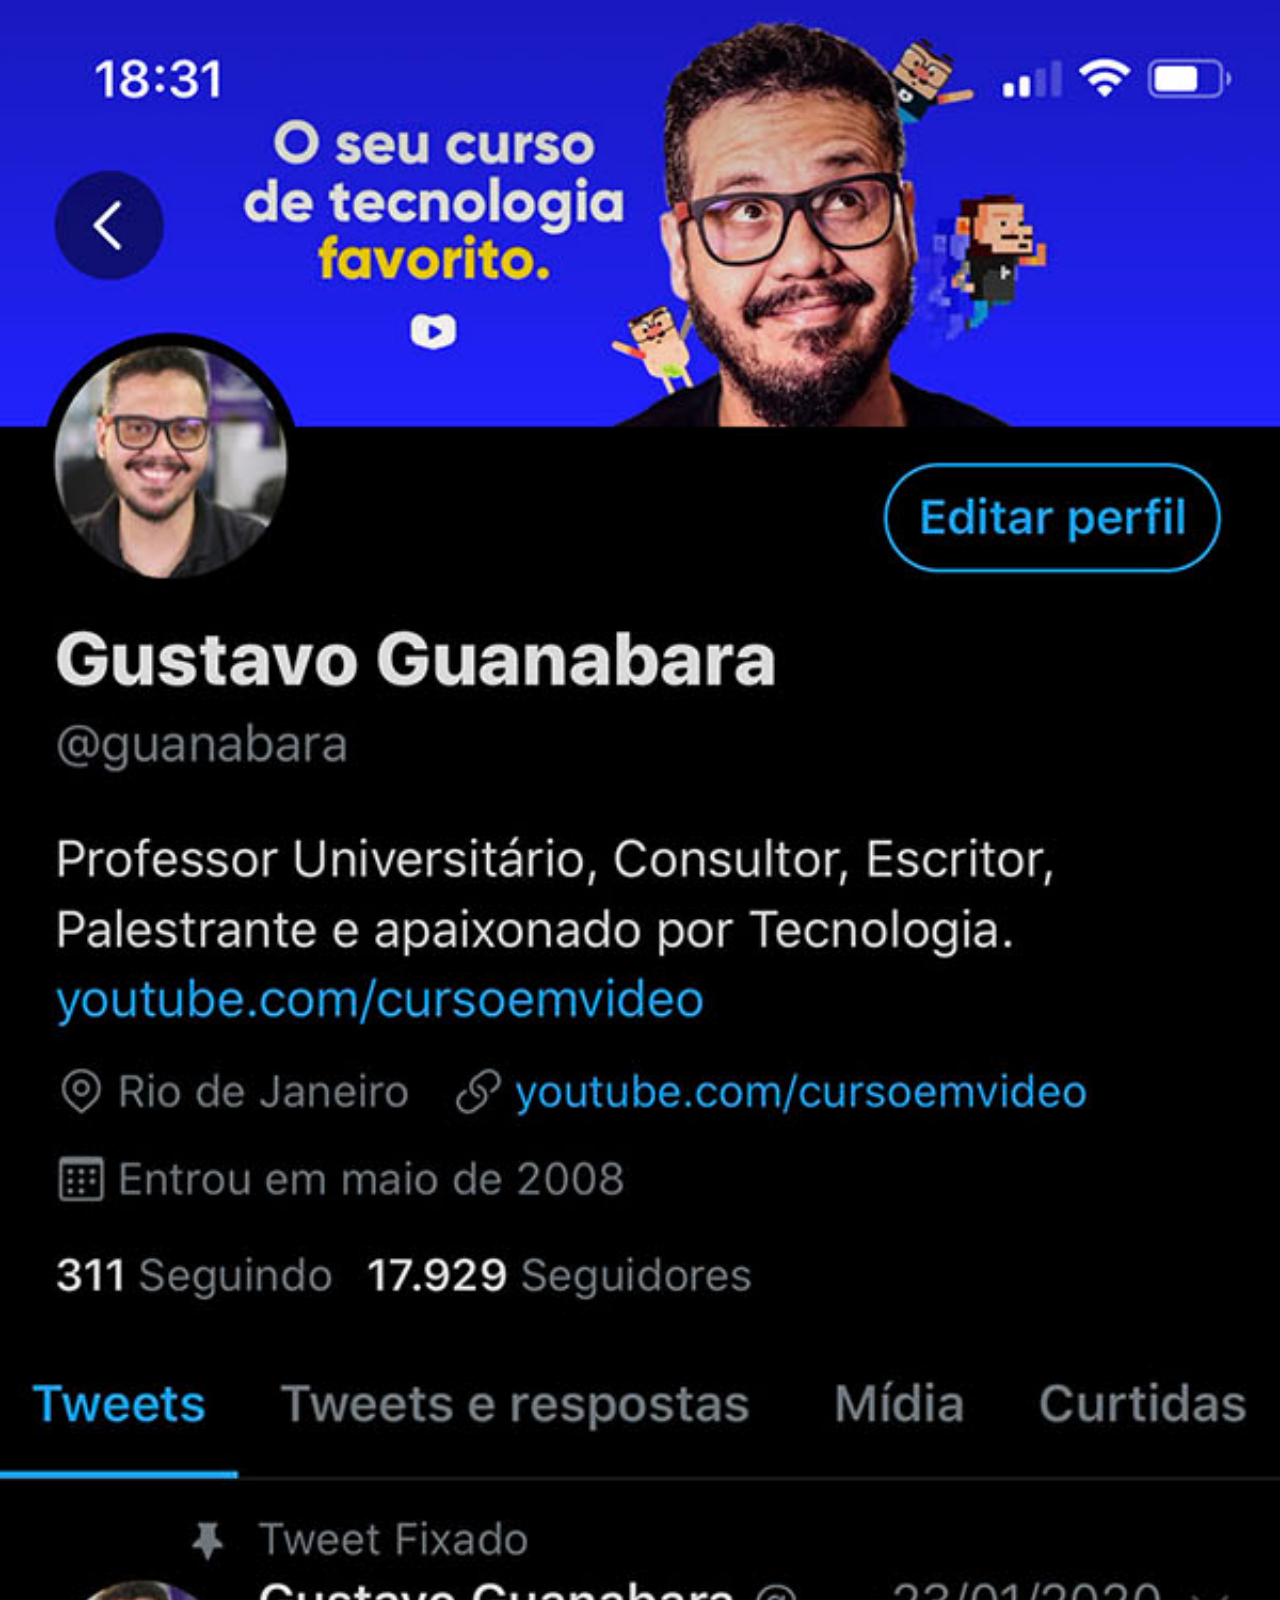
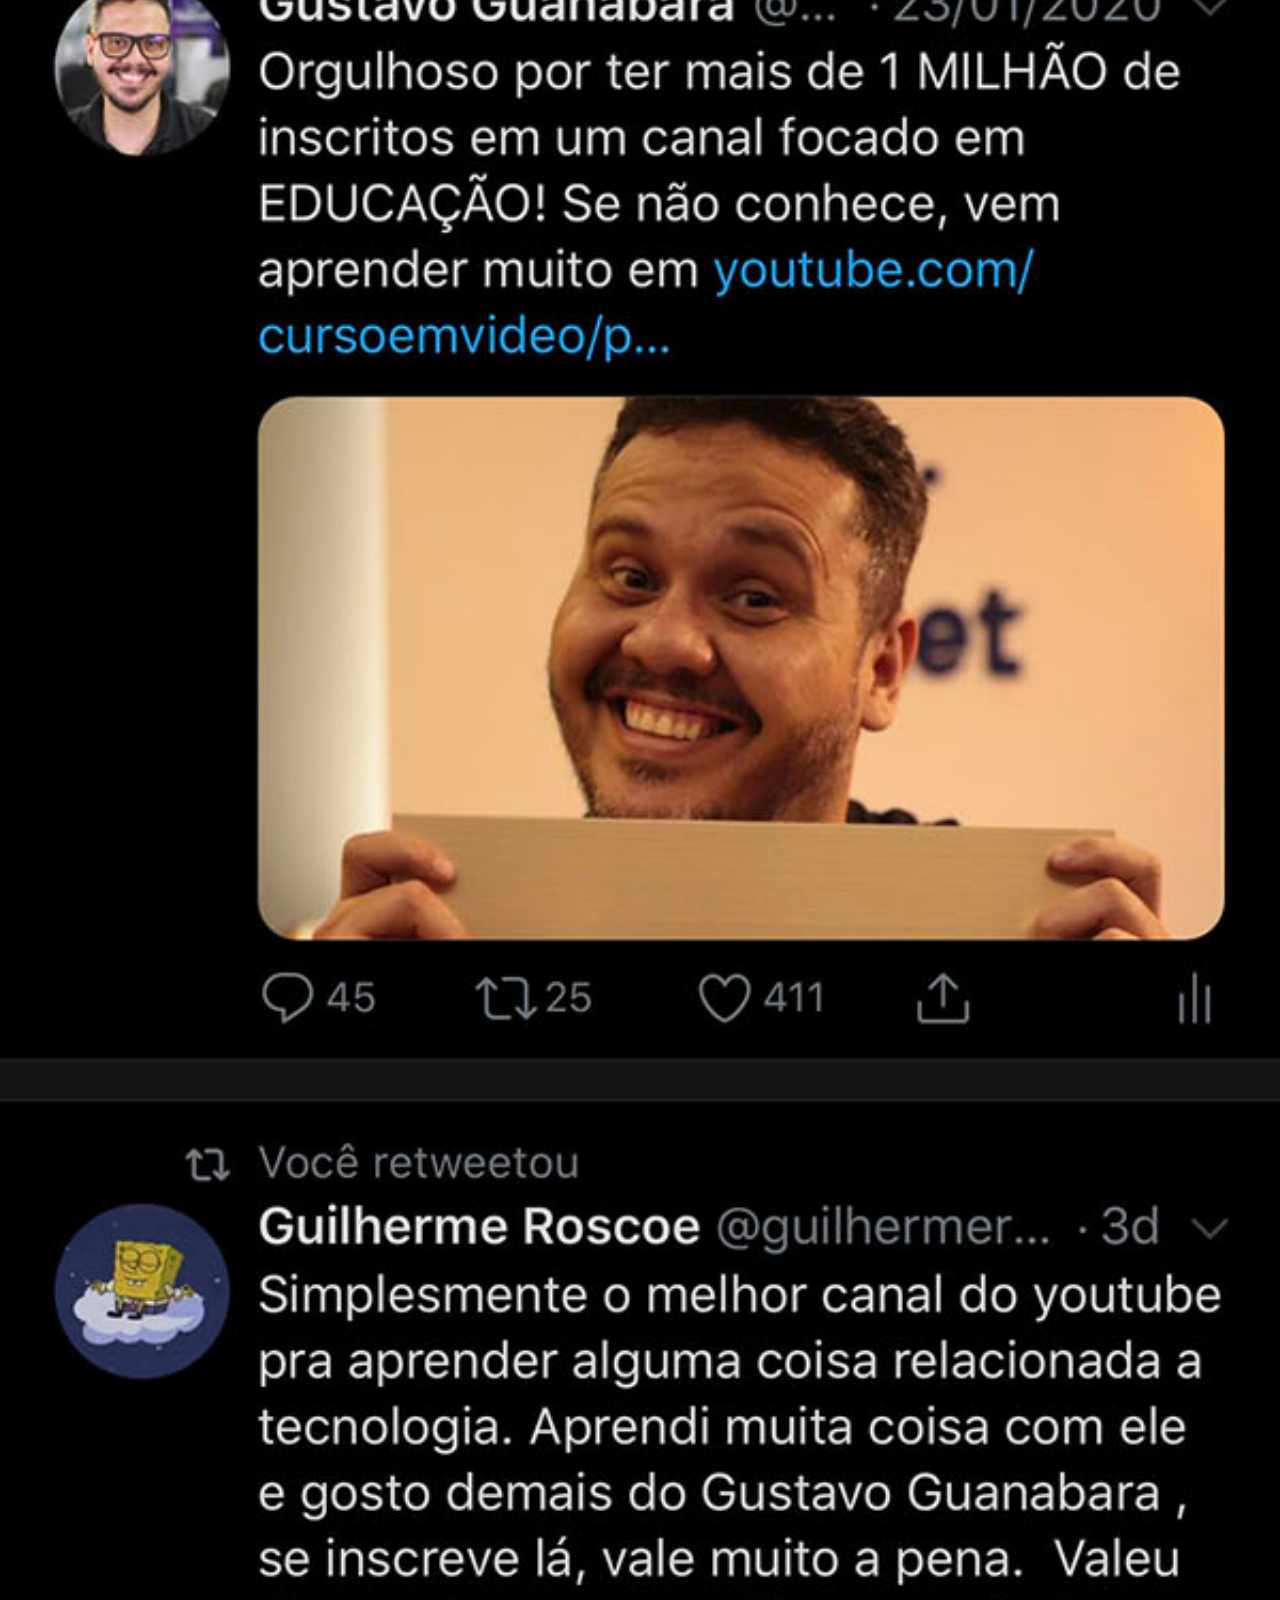
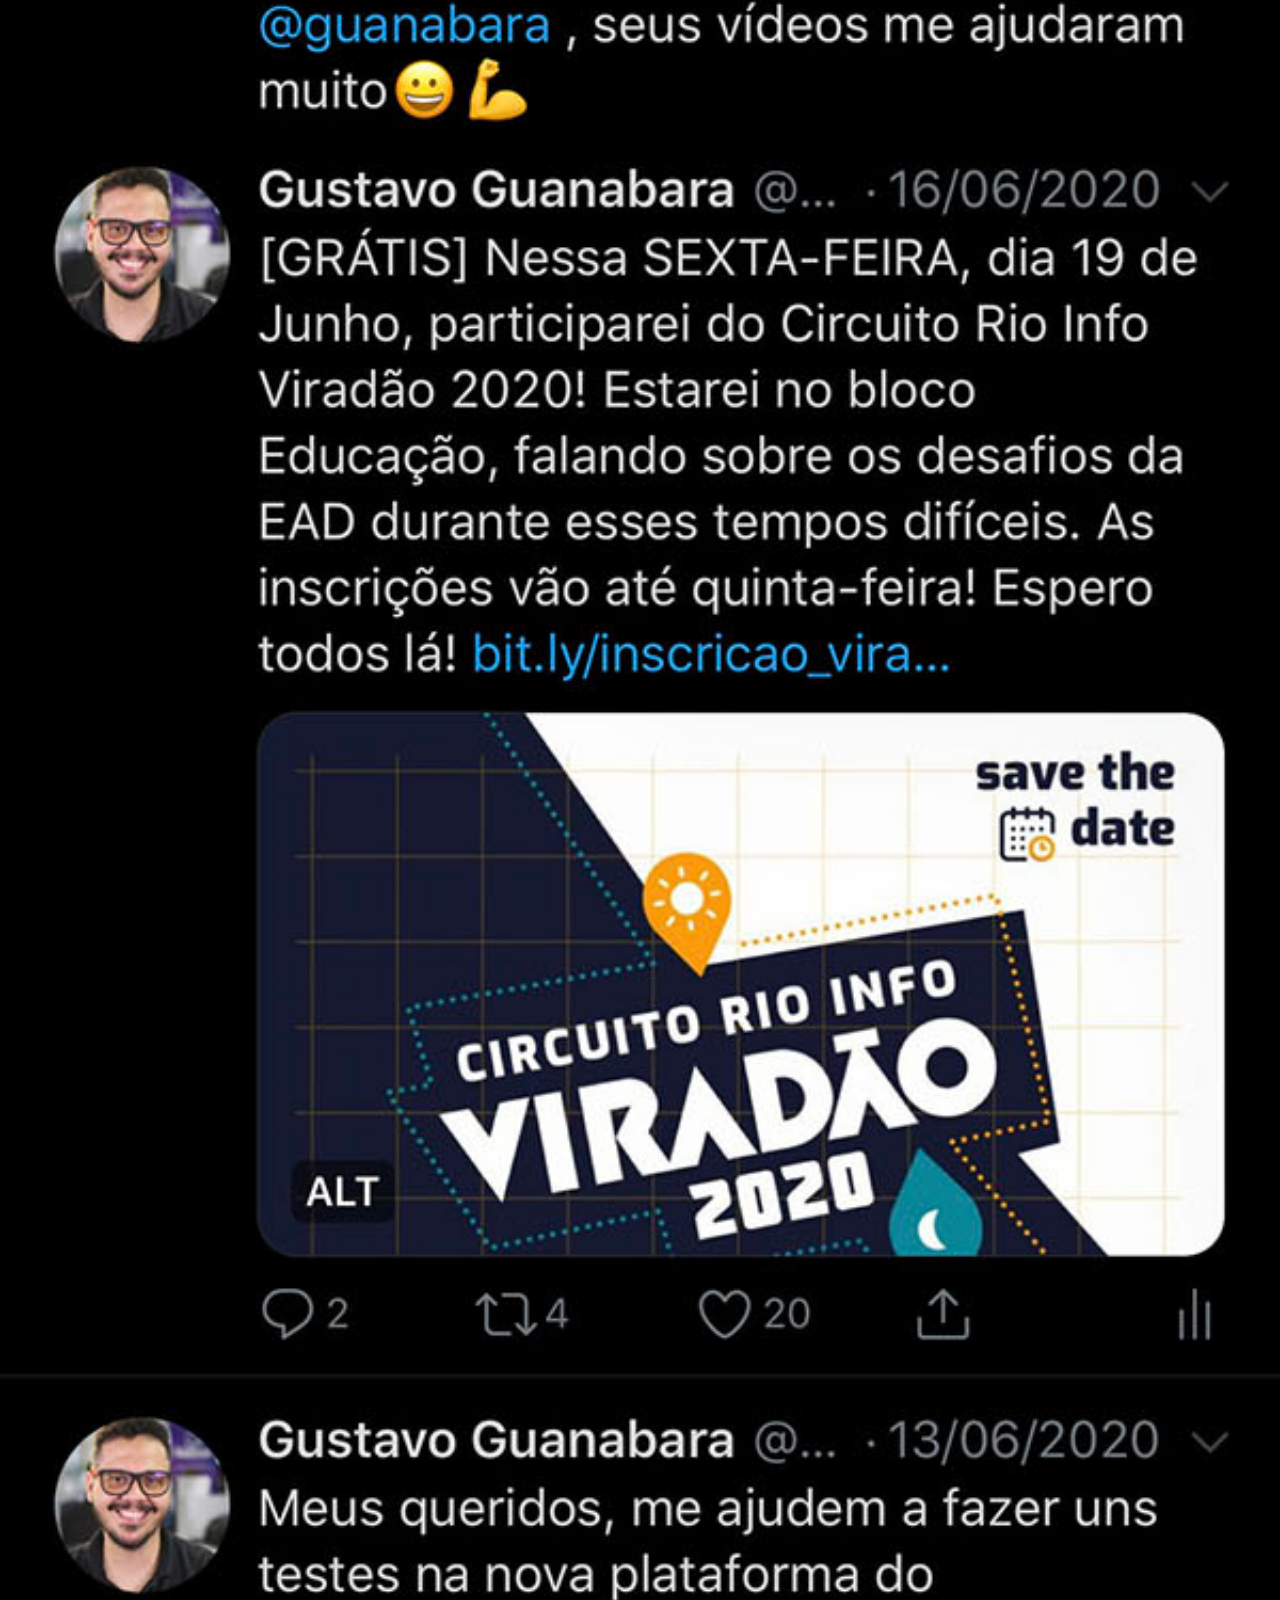
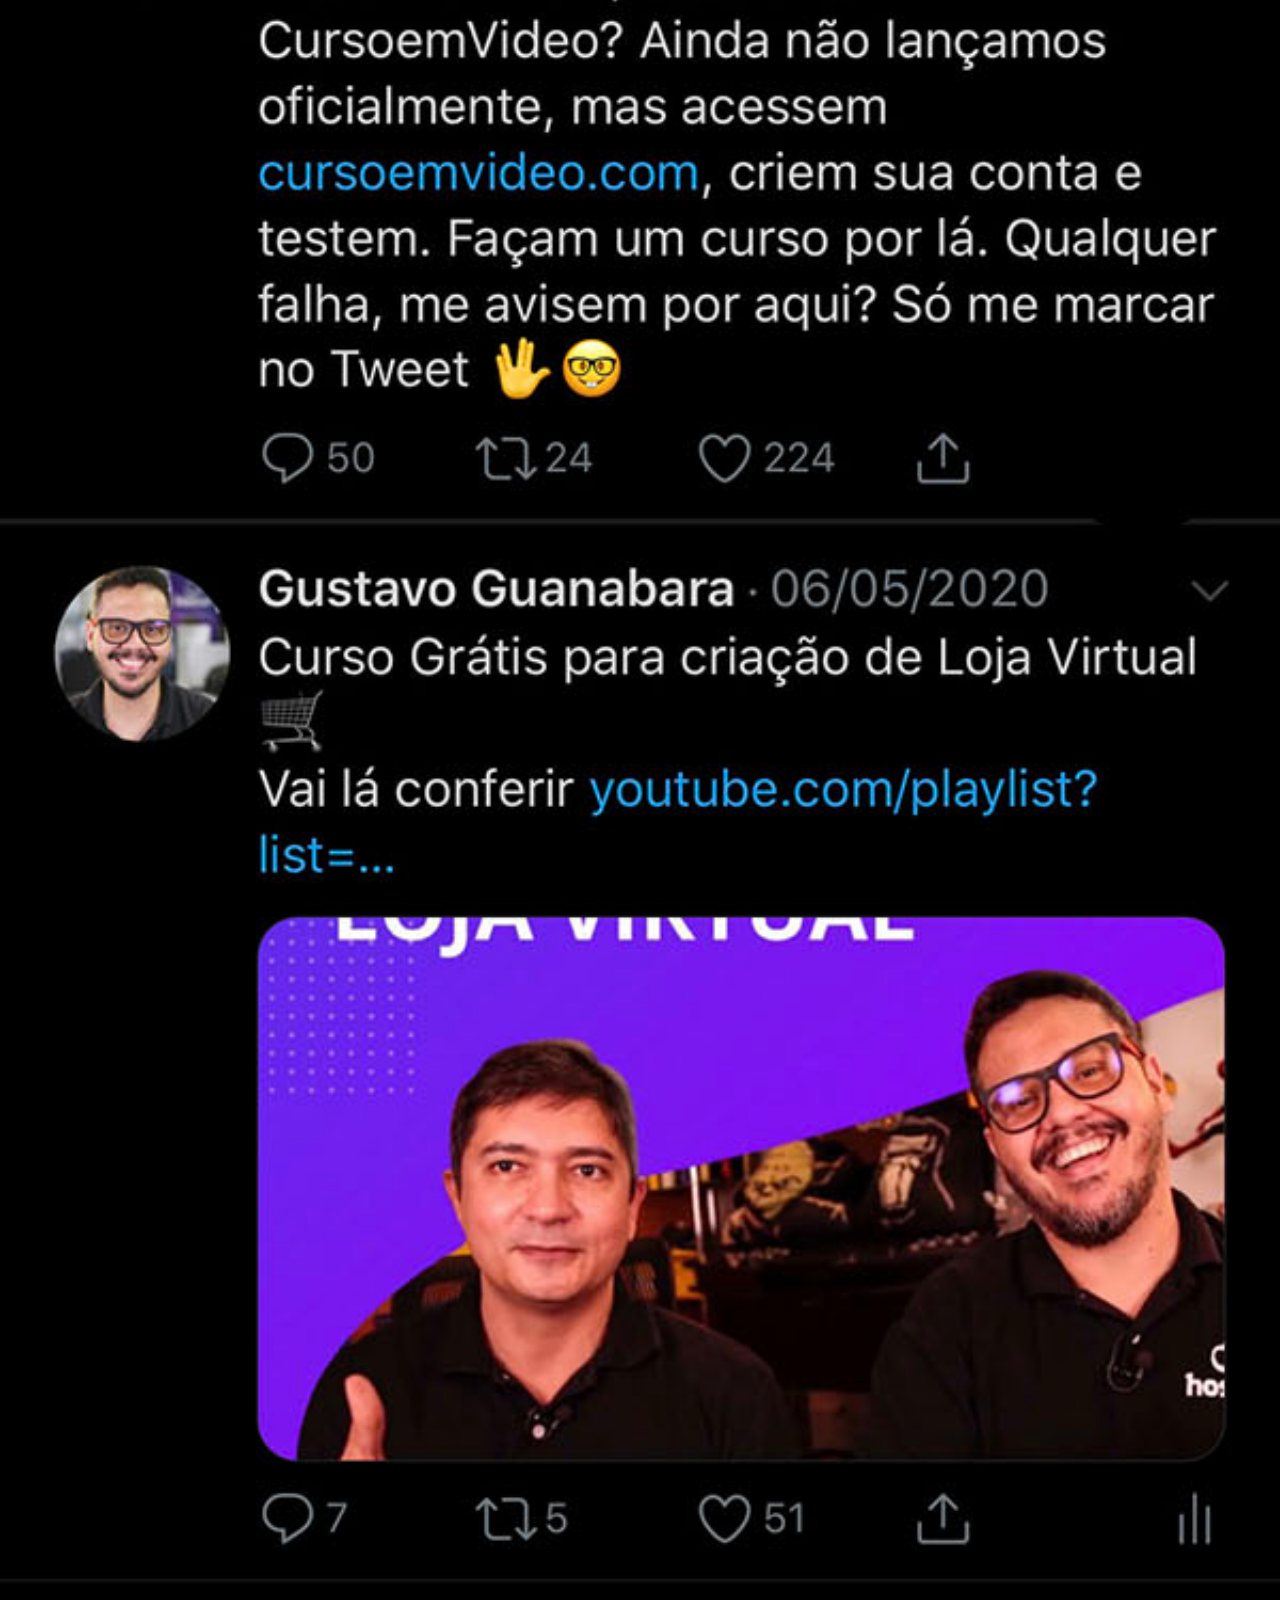
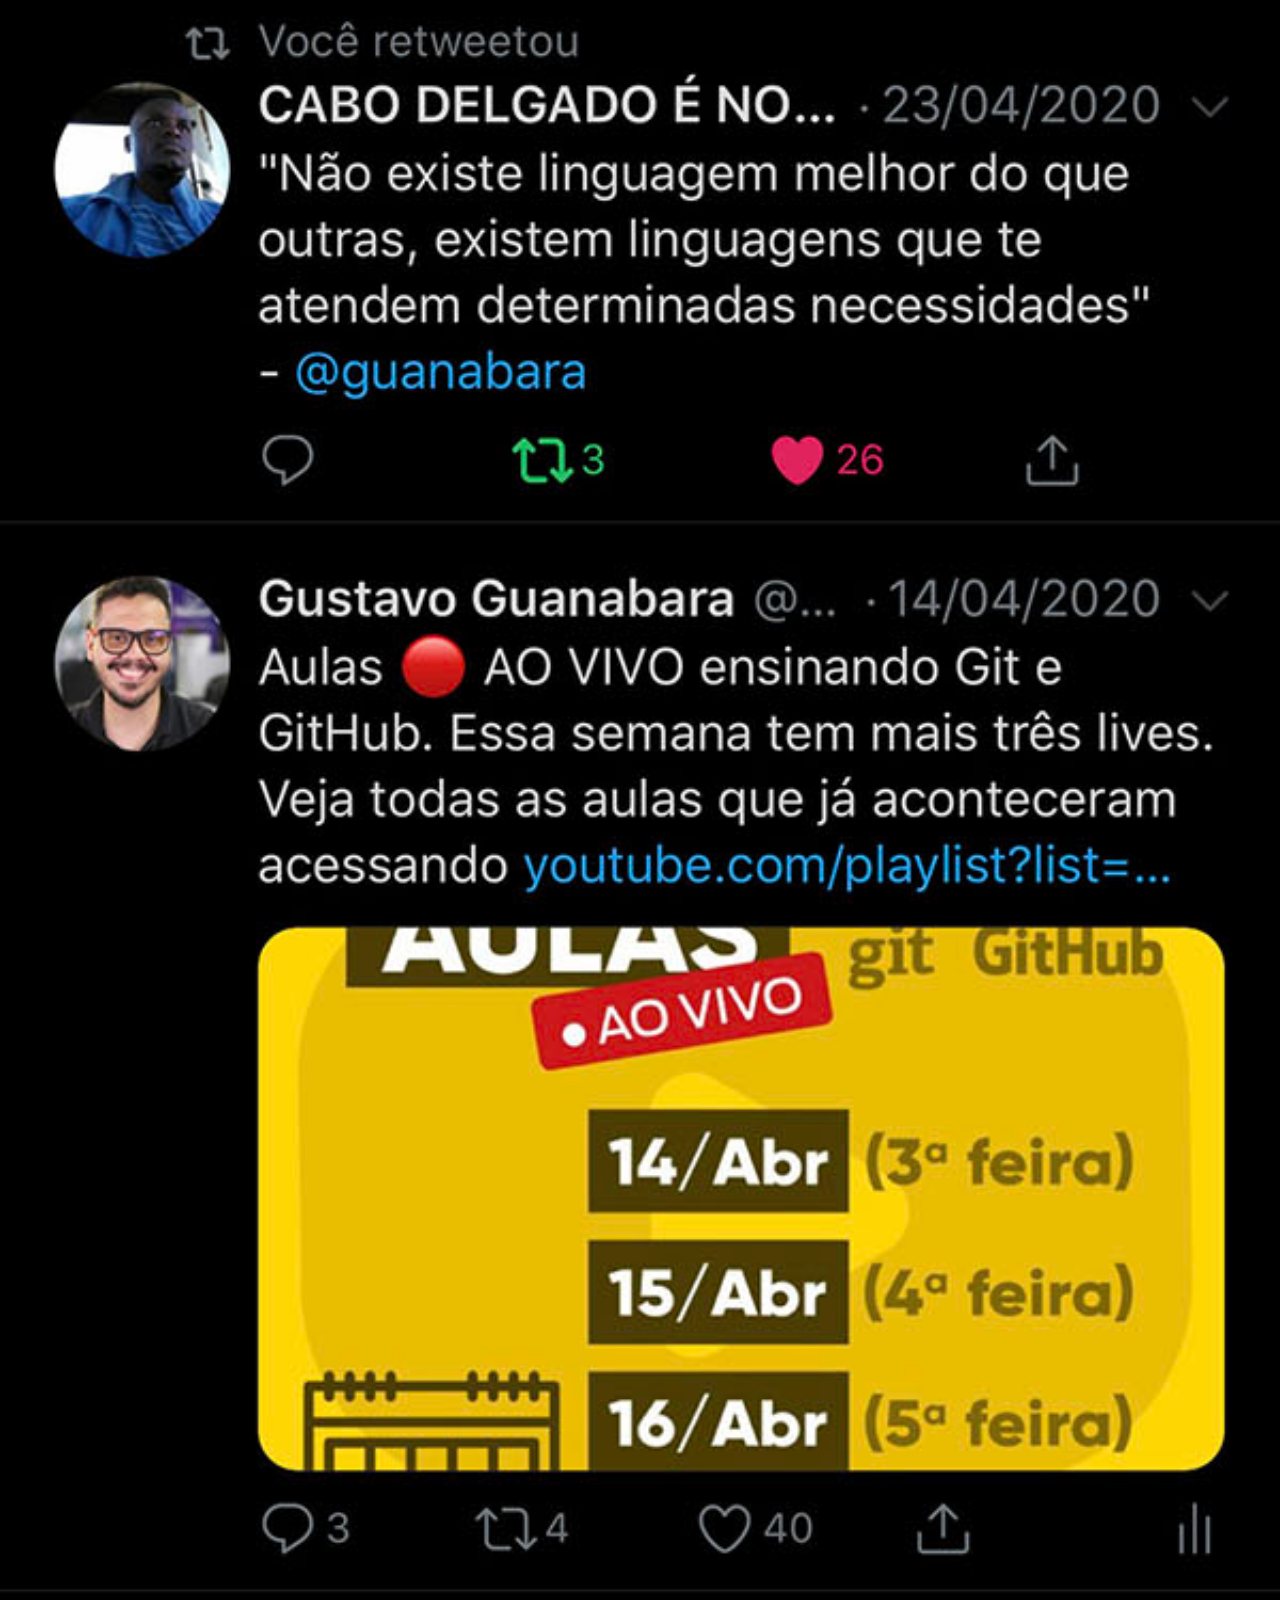
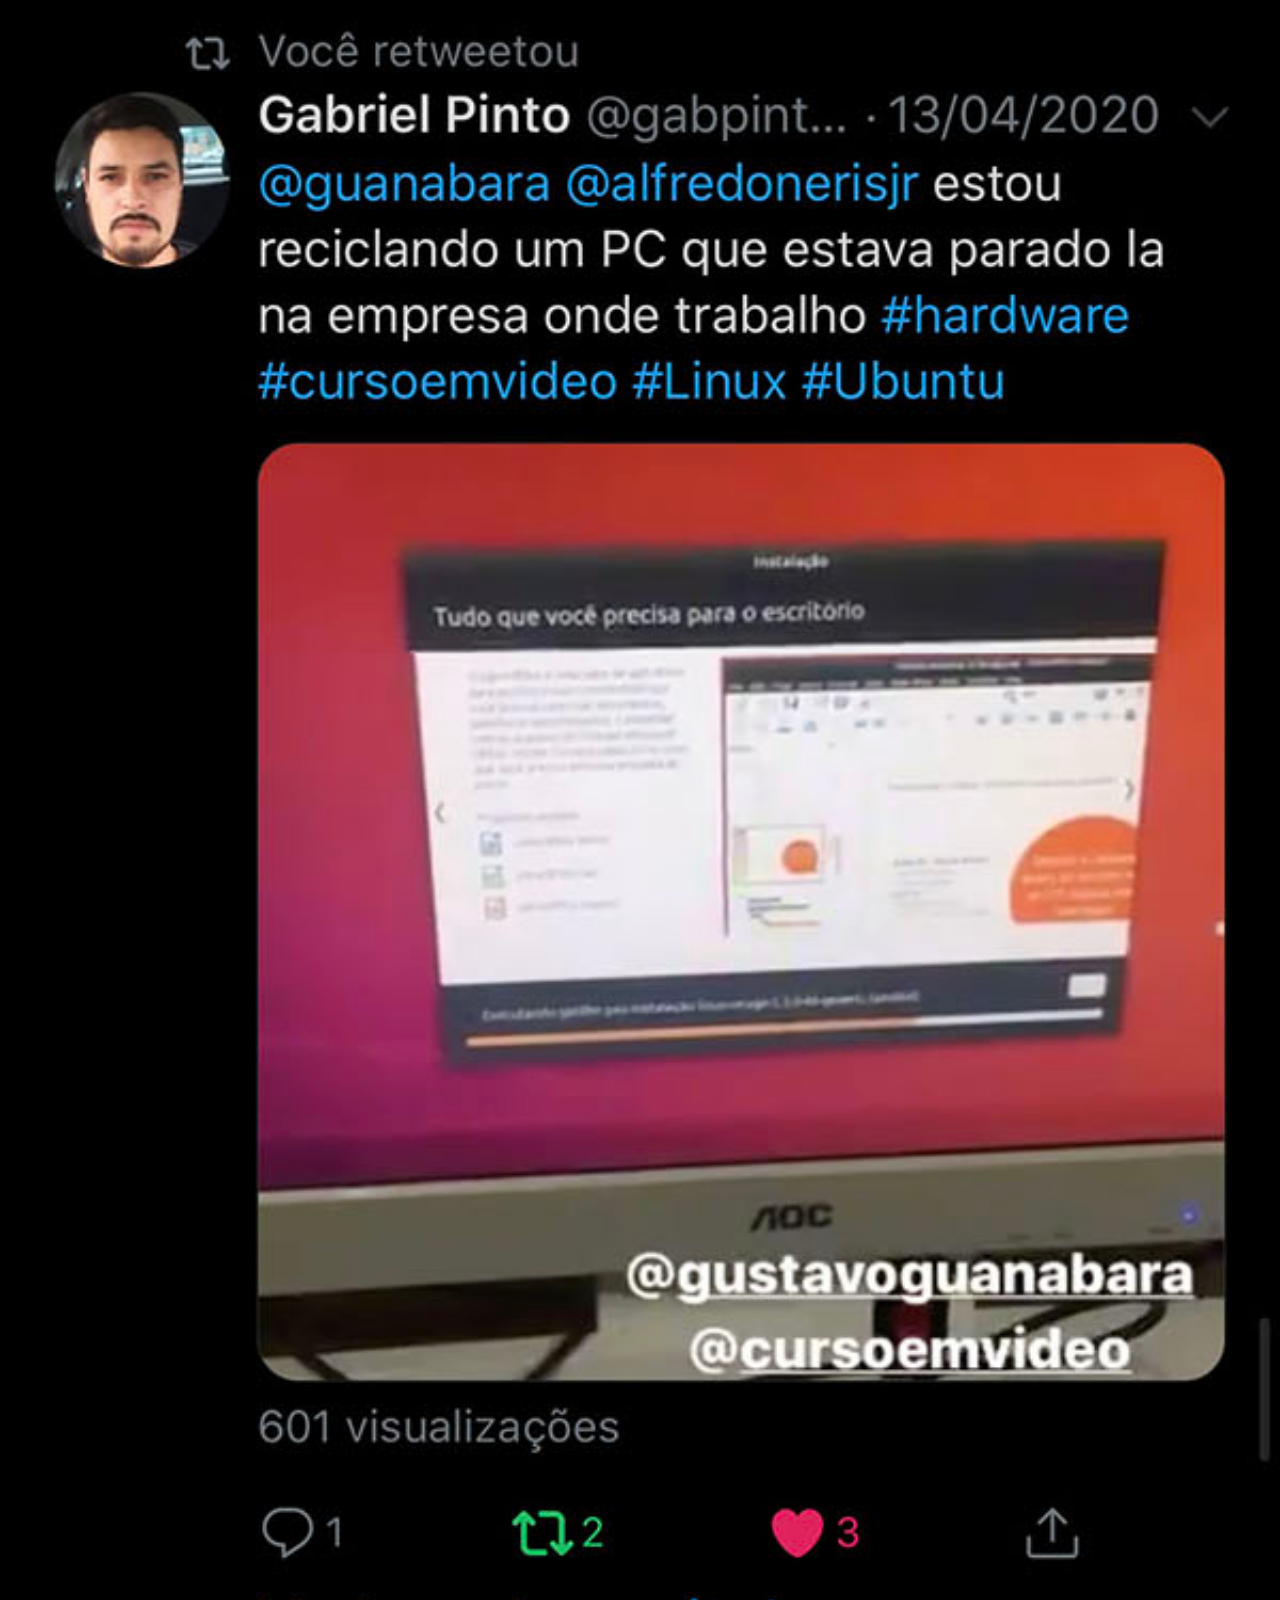
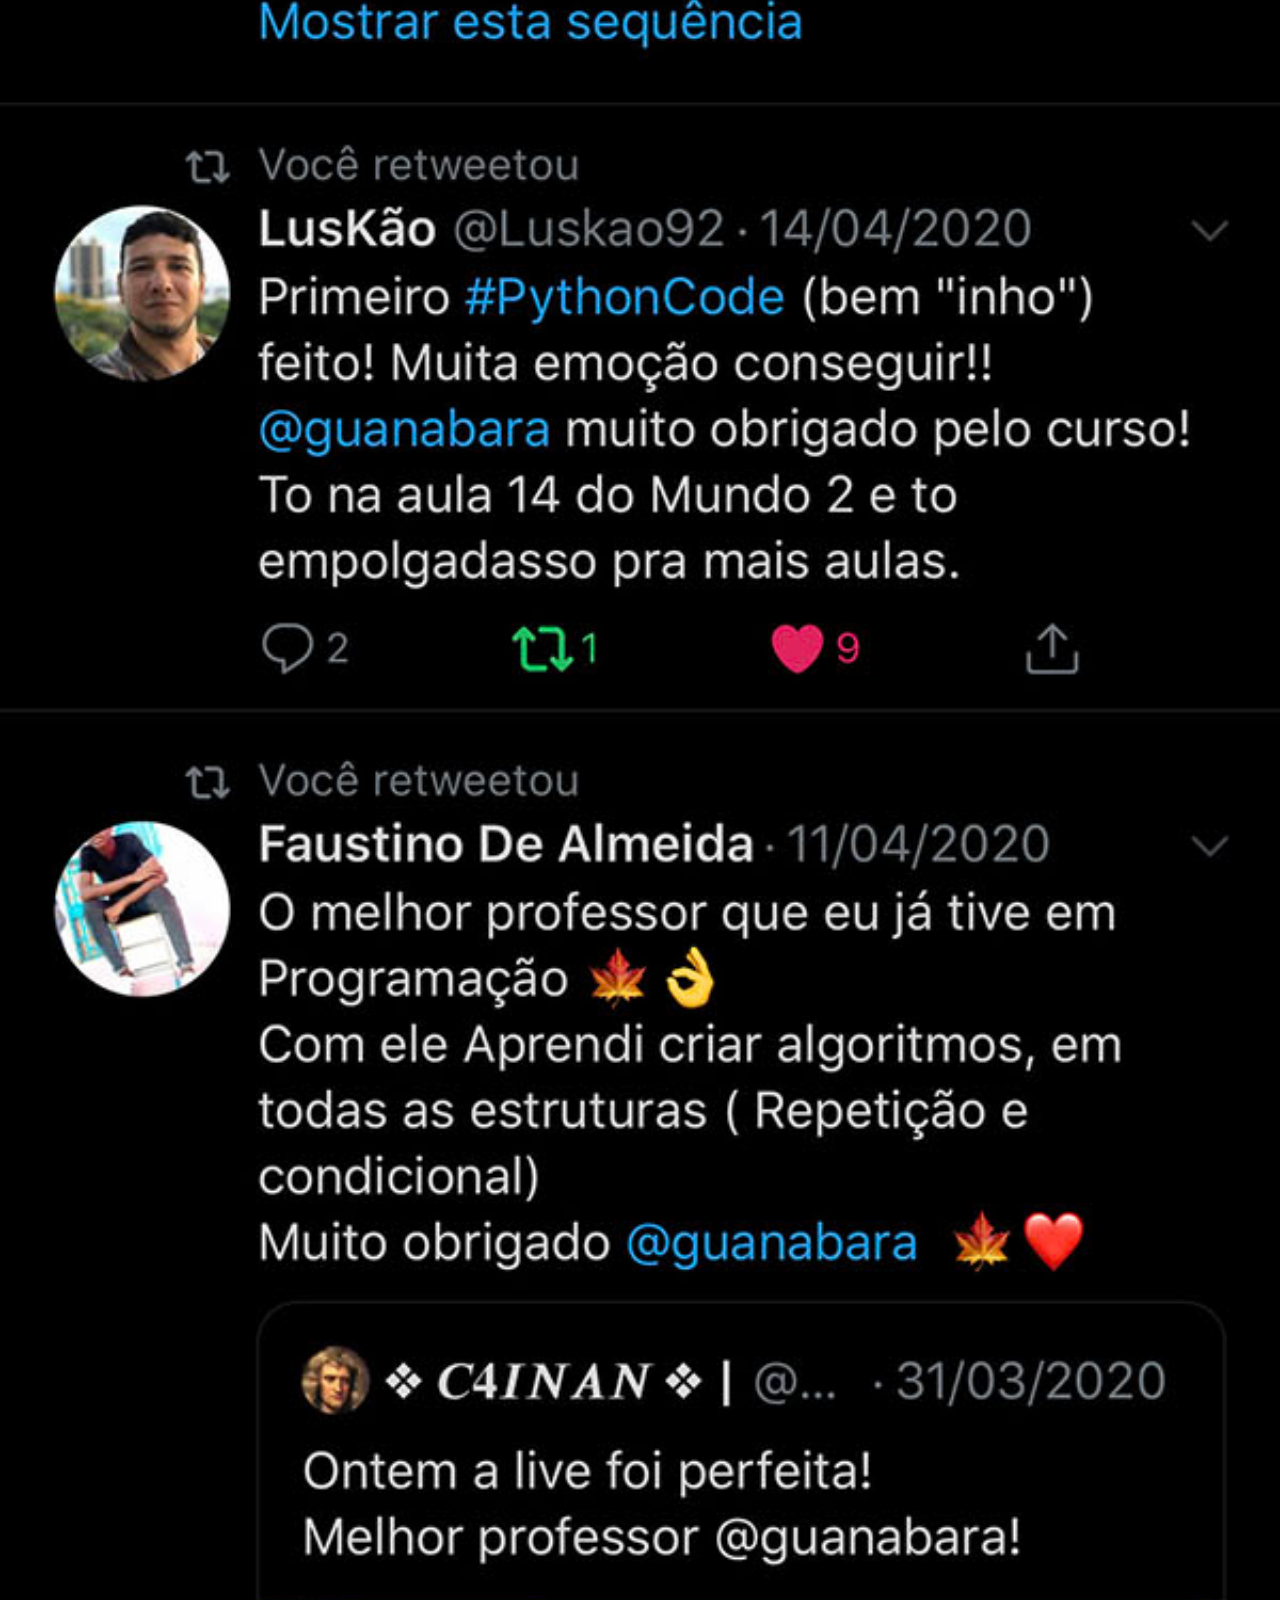
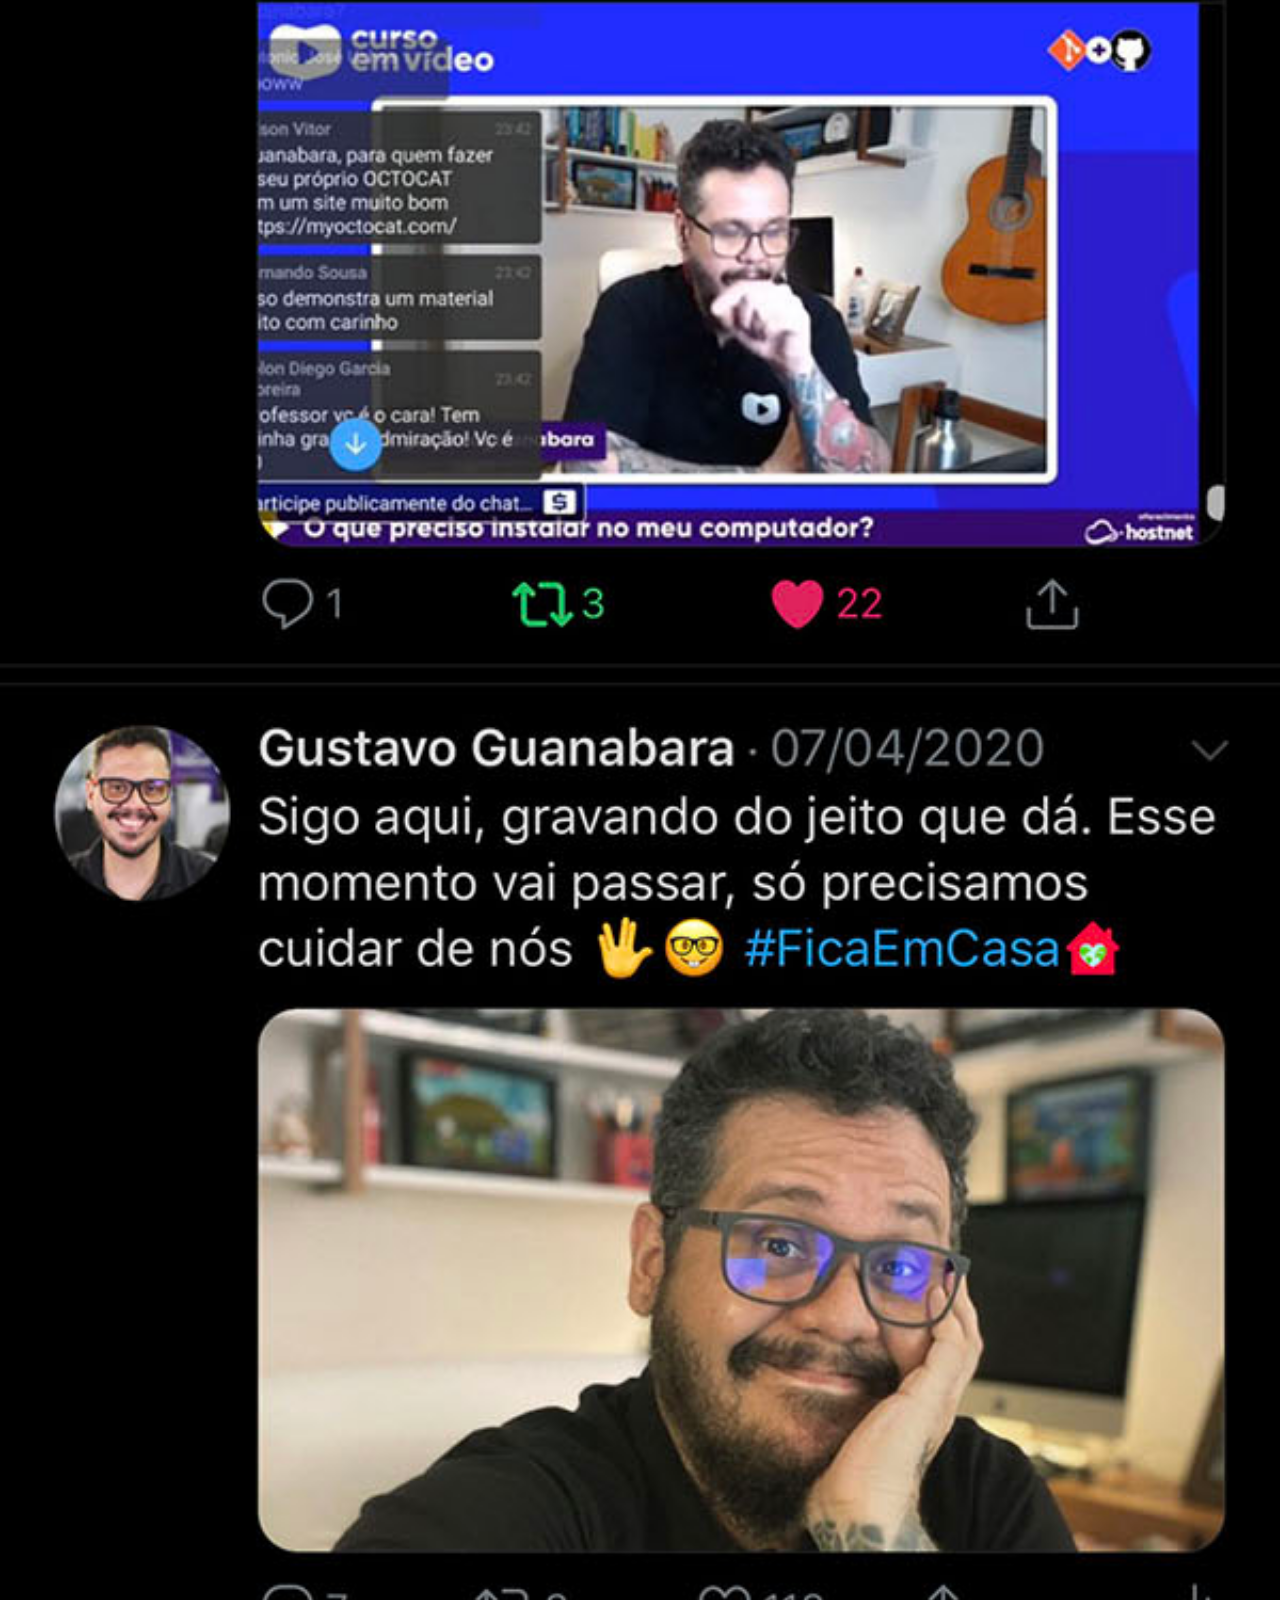
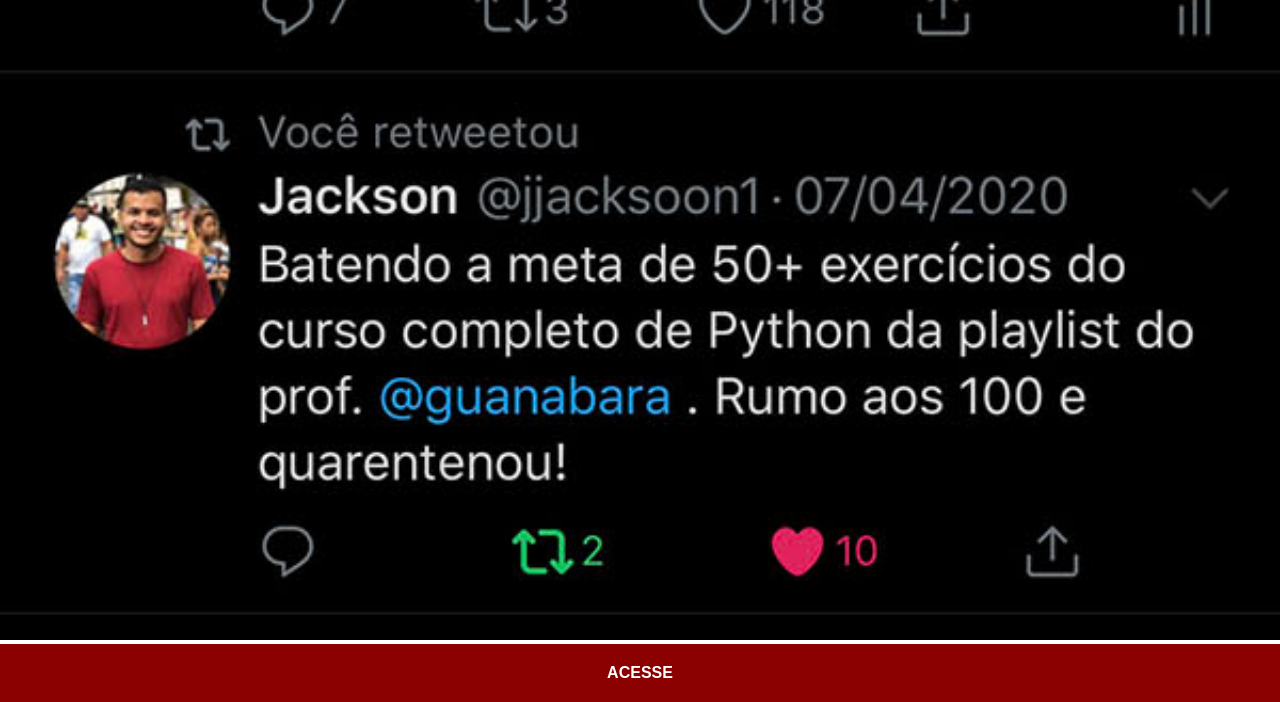
<file: twitter.html>
<!DOCTYPE html>
<html lang="pt-br">
<head>
    <meta charset="UTF-8">
    <meta name="viewport" content="width=device-width, initial-scale=1.0">
    <title>Twitter</title>
    <link rel="stylesheet" href="estilos/socialstyle.css">
</head>
<body>
    <img src="imagens/pacote-d013/imagens/tela-twitter.jpg" alt="">
    <a href="https://x.com/guanabara" target="_blank">ACESSE</a>
</body>
</html>
</file>
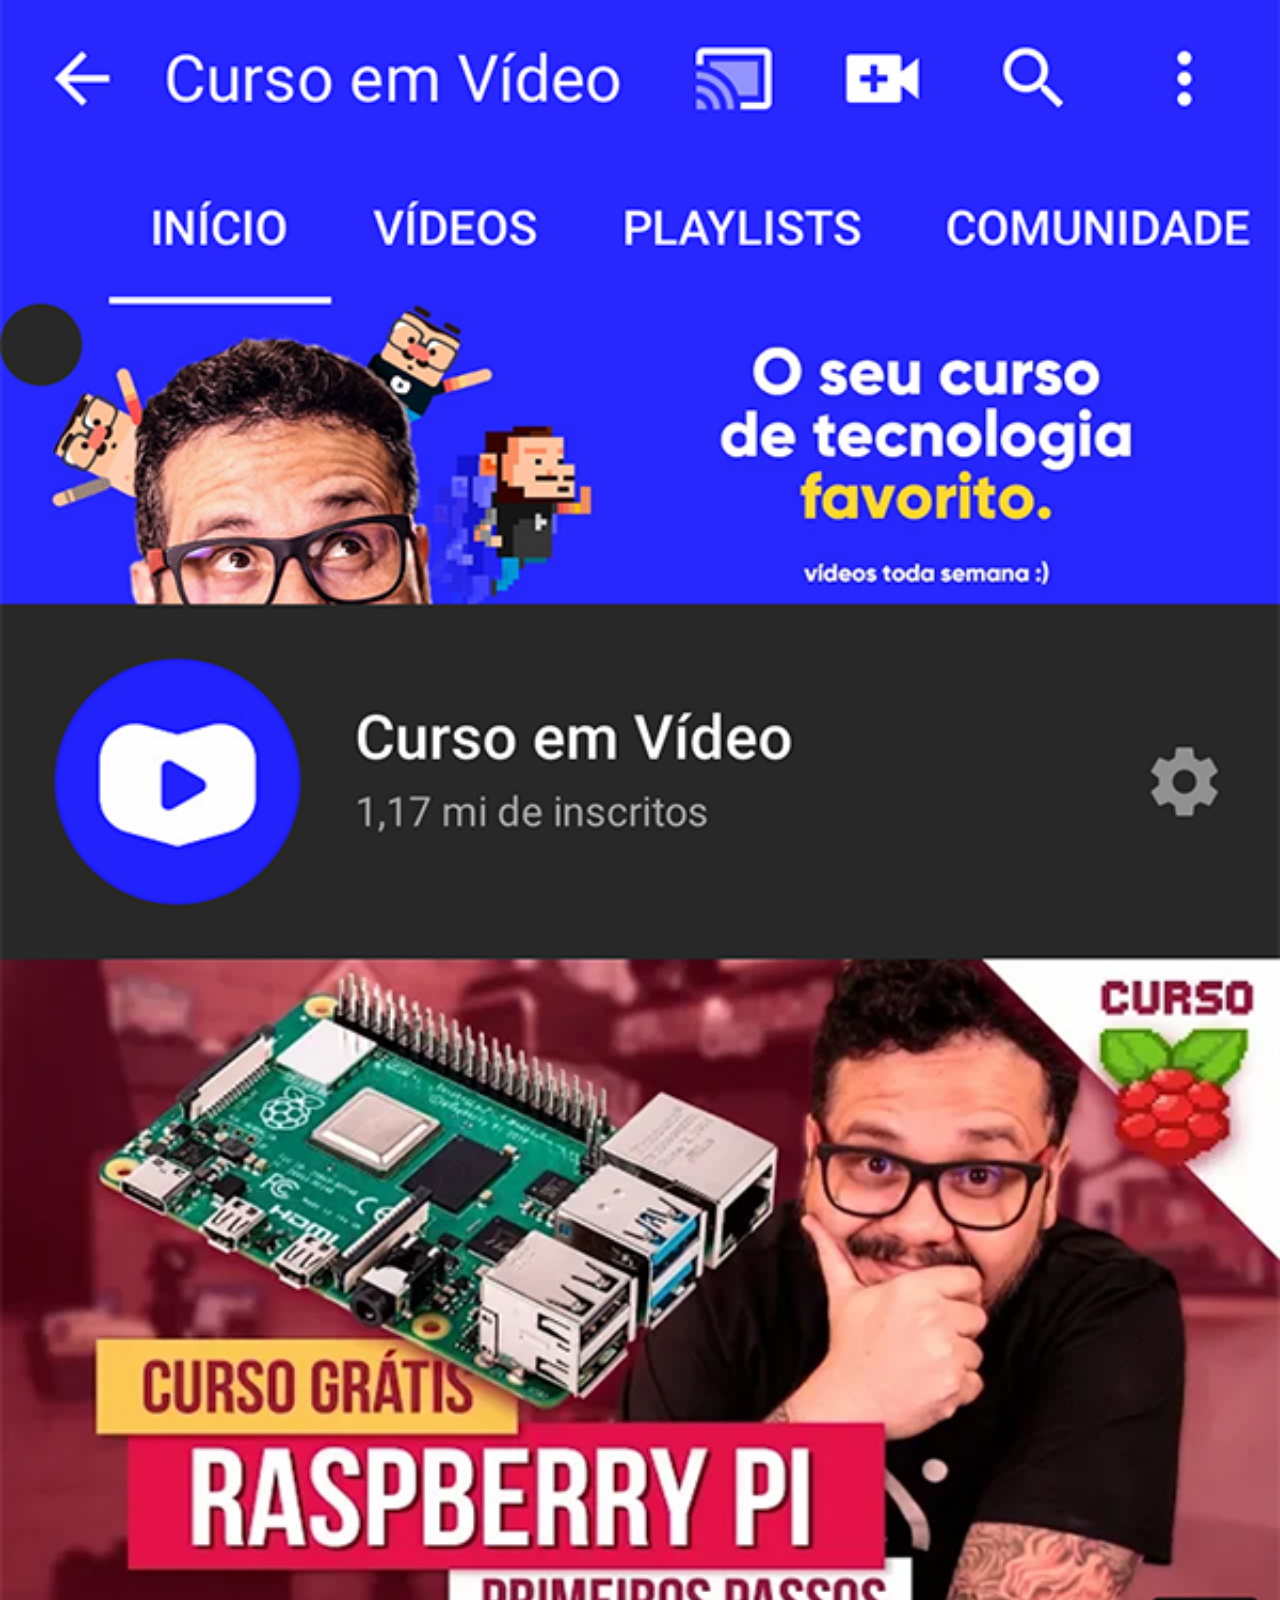
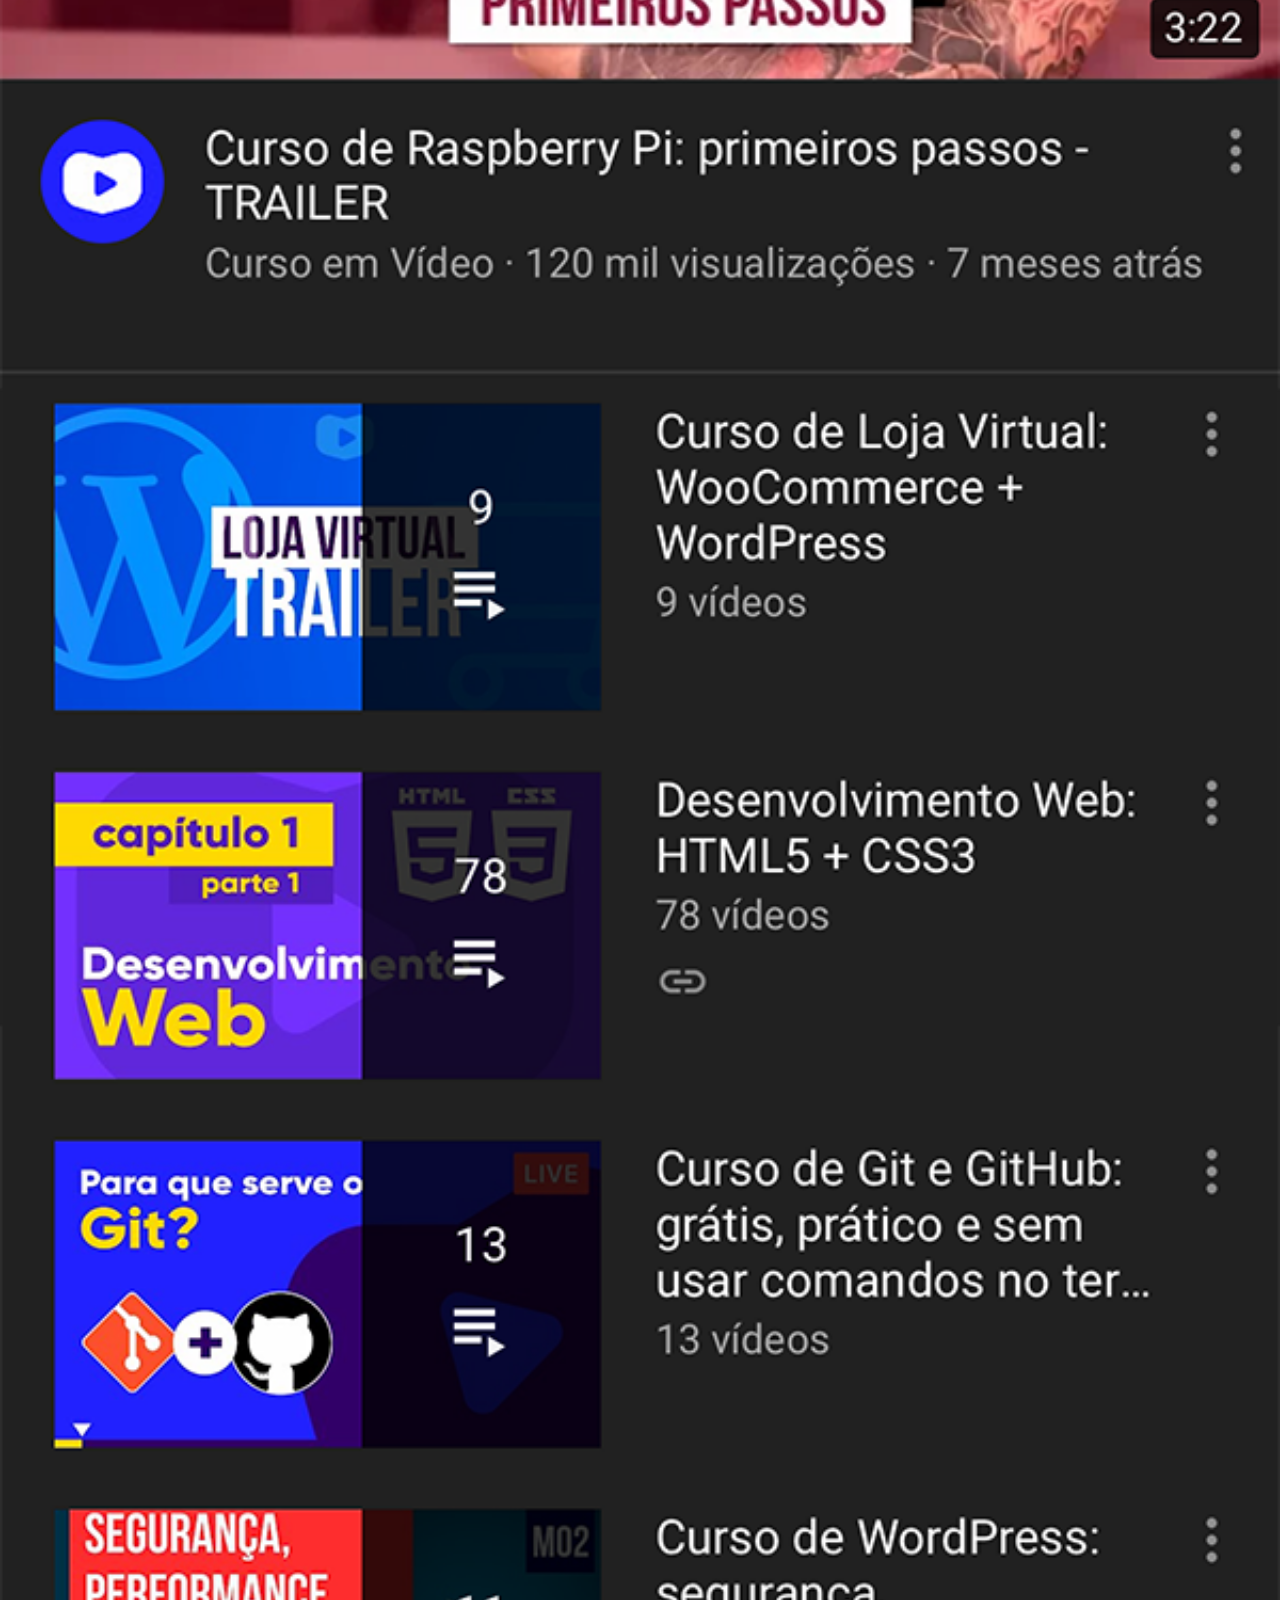
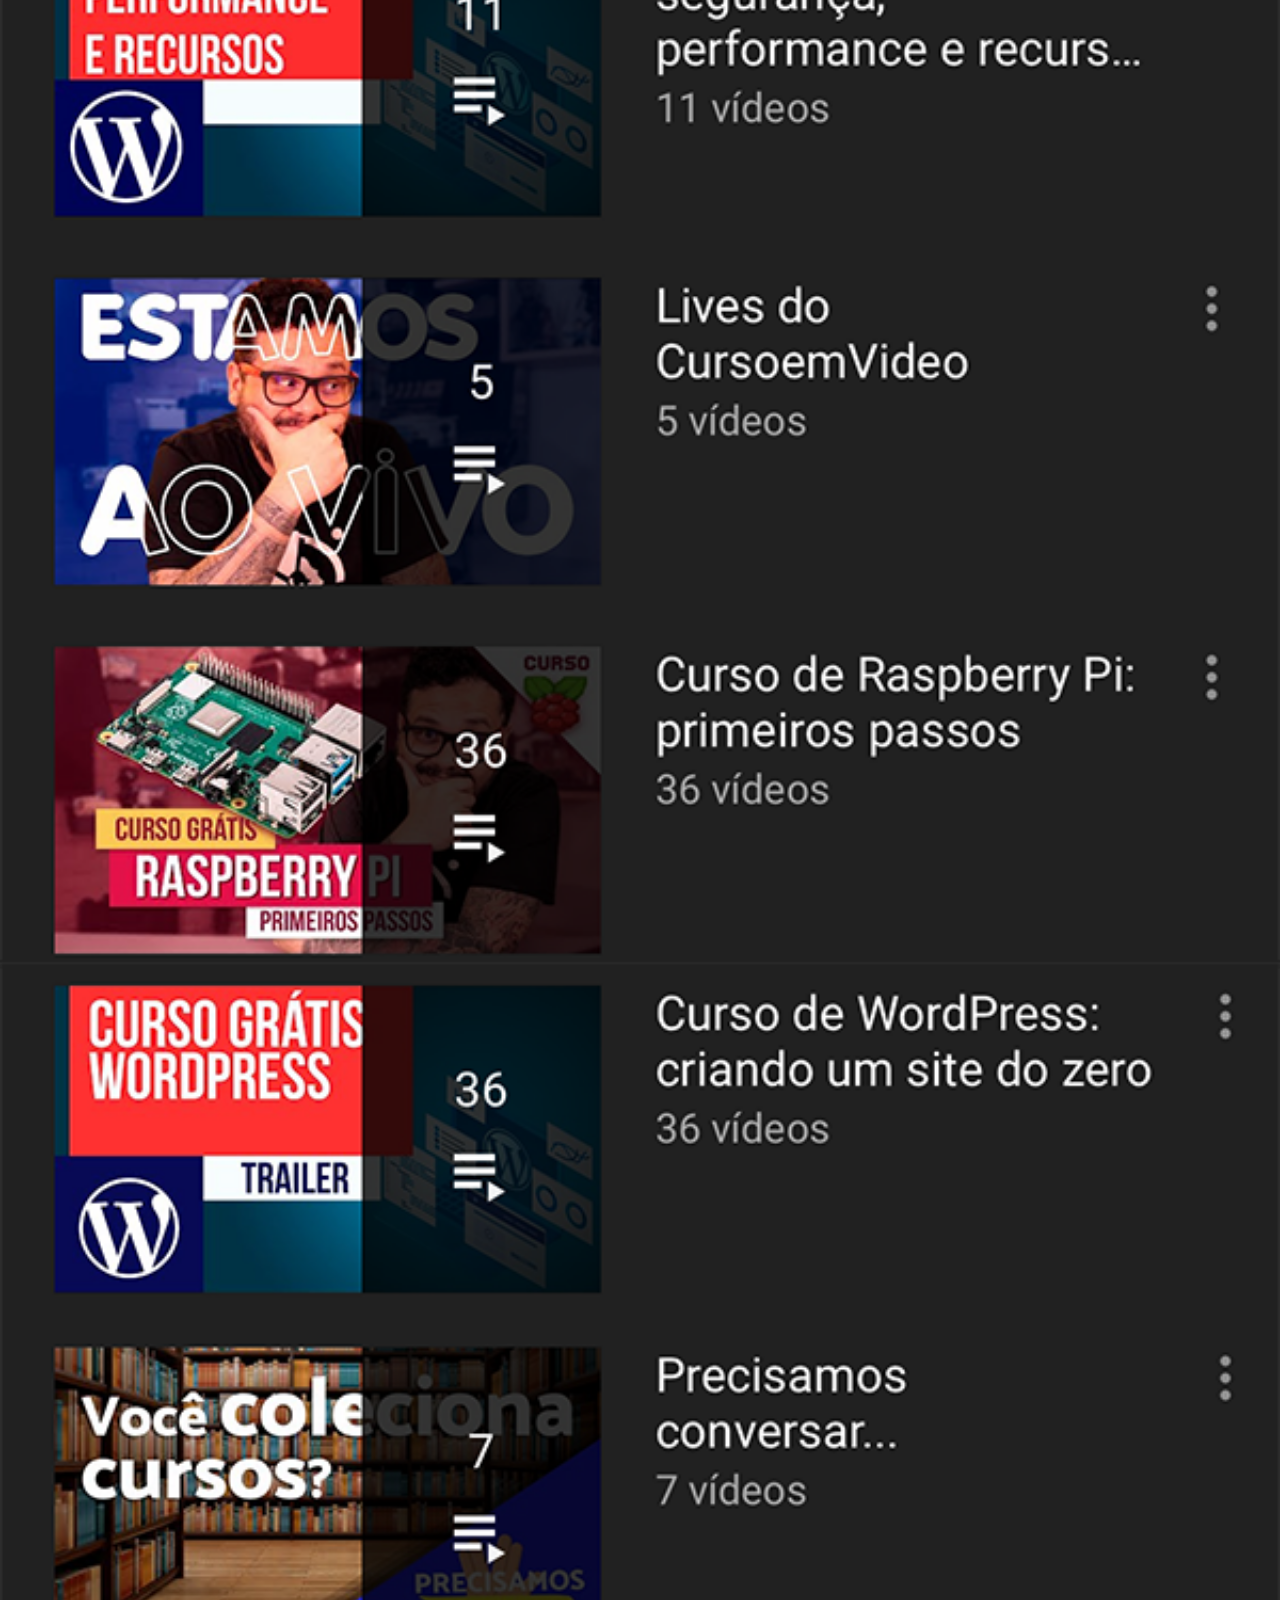
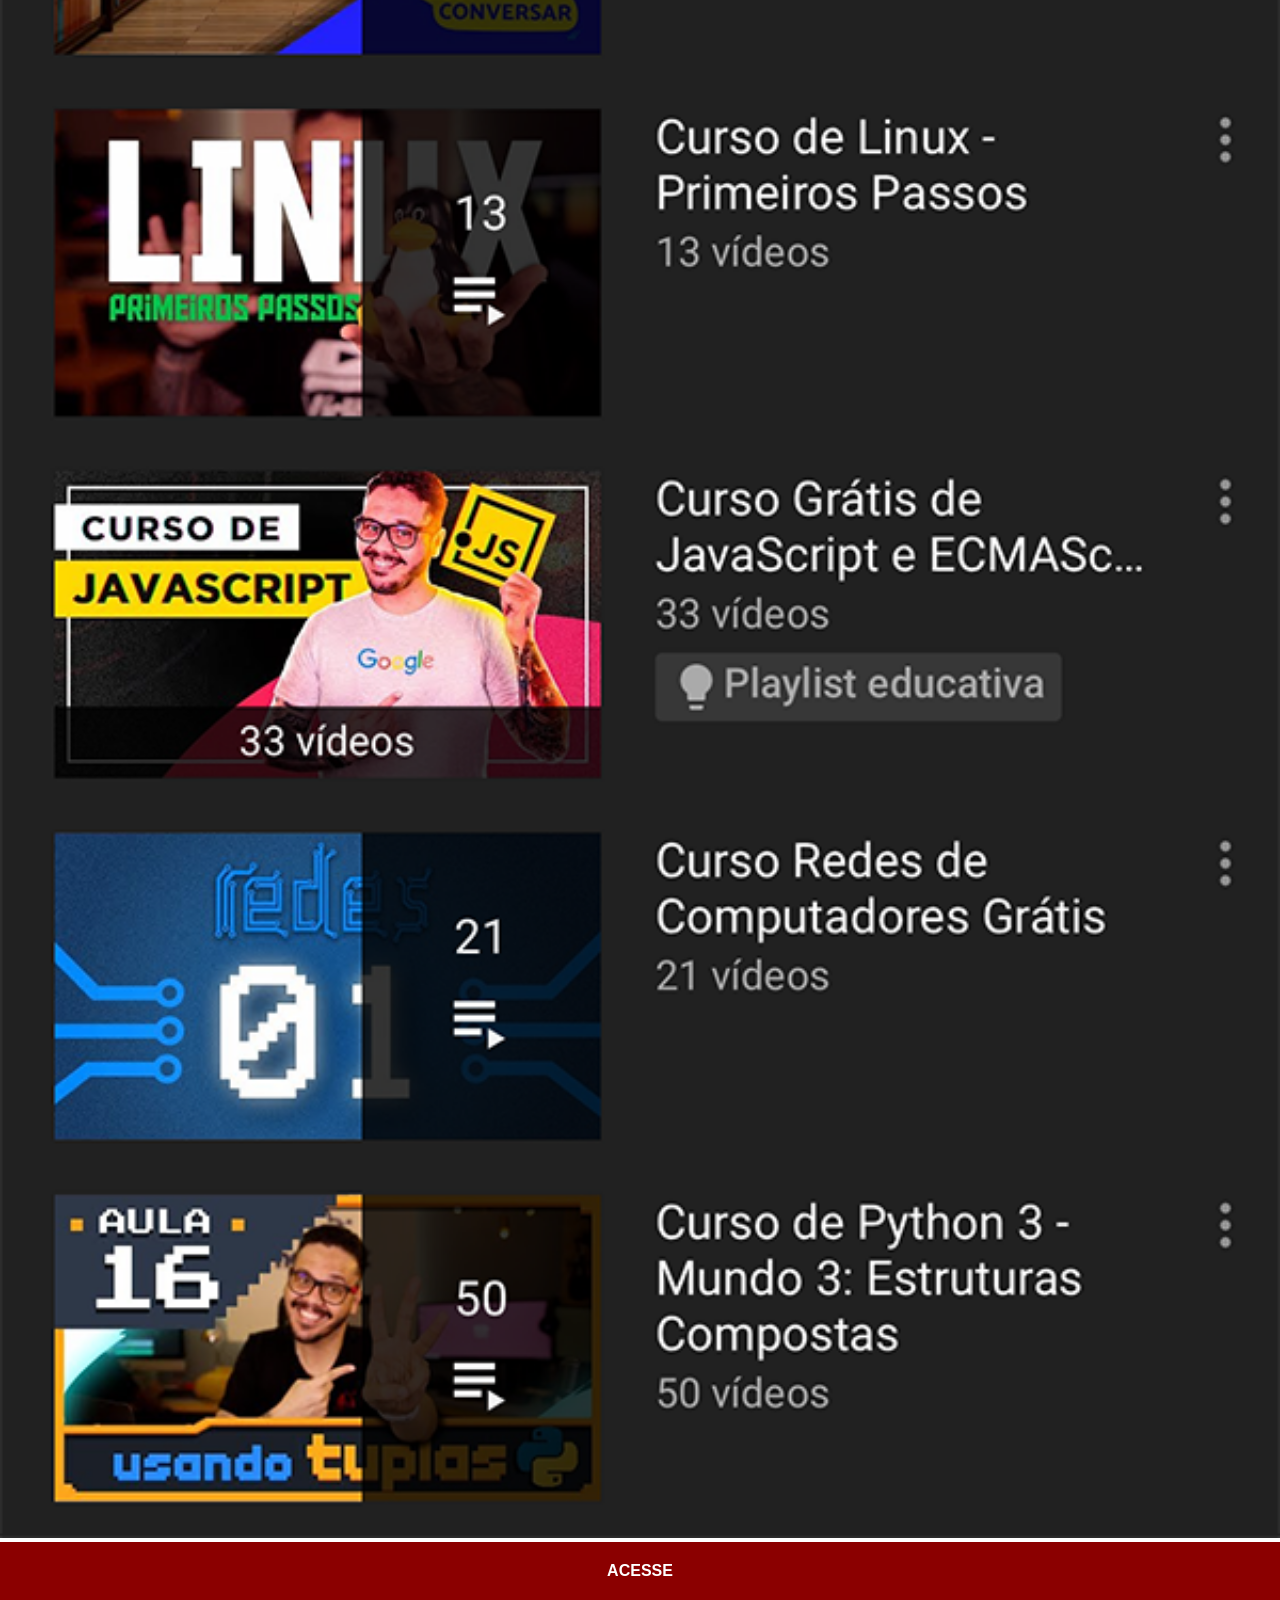
<file: youtube.html>
<!DOCTYPE html>
<html lang="pt-br">
<head>
    <meta charset="UTF-8">
    <meta name="viewport" content="width=device-width, initial-scale=1.0">
    <title>Youtube</title>
    <link rel="stylesheet" href="estilos/socialstyle.css">
</head>
<body>
    <img src="imagens/pacote-d013/imagens/tela-youtube.png" alt="">
    <a href="https://www.youtube.com/c/CursoemVídeo/videos" target="_blank"> ACESSE</a>
</body>
</html>
</file>
<file: estilos/style.css>
@charset "UTF-8";

*{
    margin: 0px;
    padding: 0px;
    font-family: Arial, Helvetica, sans-serif;
}

html, body{
    height: 100vh;
    width: 100vw;
    background-color: black;
}

body{
    background: url('../imagens/pacote-d013/imagens/fundo-madeira.jpg') no-repeat top center;
    background-size: cover;
    background-attachment: fixed;
}
main{
    height: 100vh;
    position: relative;
    
}

section#telefone{
    /*Posicionamento*/
    position: absolute;
    top: 50%;
    left: 50%;
    transform: translate(-50%, -50%);

    height: 627px;
    width: 311px;
    

    background: url('../imagens/pacote-d013/imagens/frame-iphone.png') no-repeat;
}

iframe#tela{
    position: relative;
    top: 80px;
    left: 22px;
    width: 267px;
    height: 471px;
}
section#redes-sociais{
    text-align: right;
}
section#redes-sociais img{
    width: 50px;
    border-radius: 50%;
    margin: 10px;
    box-shadow: 2px 2px 5px rgba(0, 0, 0, 0.401);
    box-sizing: border-box;
}
section#redes-sociais img:hover{
    border: 2px solid rgba(255, 255, 255, 0.596);
    transform: translate(-3px, -3px);
    box-shadow: 5px 5px 10px rgba(0, 0, 0, 0.64);
    transition: transform 0.5s, border 1s;
}
</file>
<file: estilos/socialstyle.css>
@charset "UTF-8";
*{
    margin: 0px;
    padding: 0px;
    font-family: Arial, Helvetica, sans-serif;
}
::-webkit-scrollbar{
    width: 0px;
    height: 0px;
}
img{
    width: 100vw;
}
a{
    display: block;
    background-color: darkred;
    padding: 20px;
    text-align: center;
    font-weight: bolder;
    color: white;
    text-decoration: none;
}
a:hover{
    background-color: red;
}
</file>
